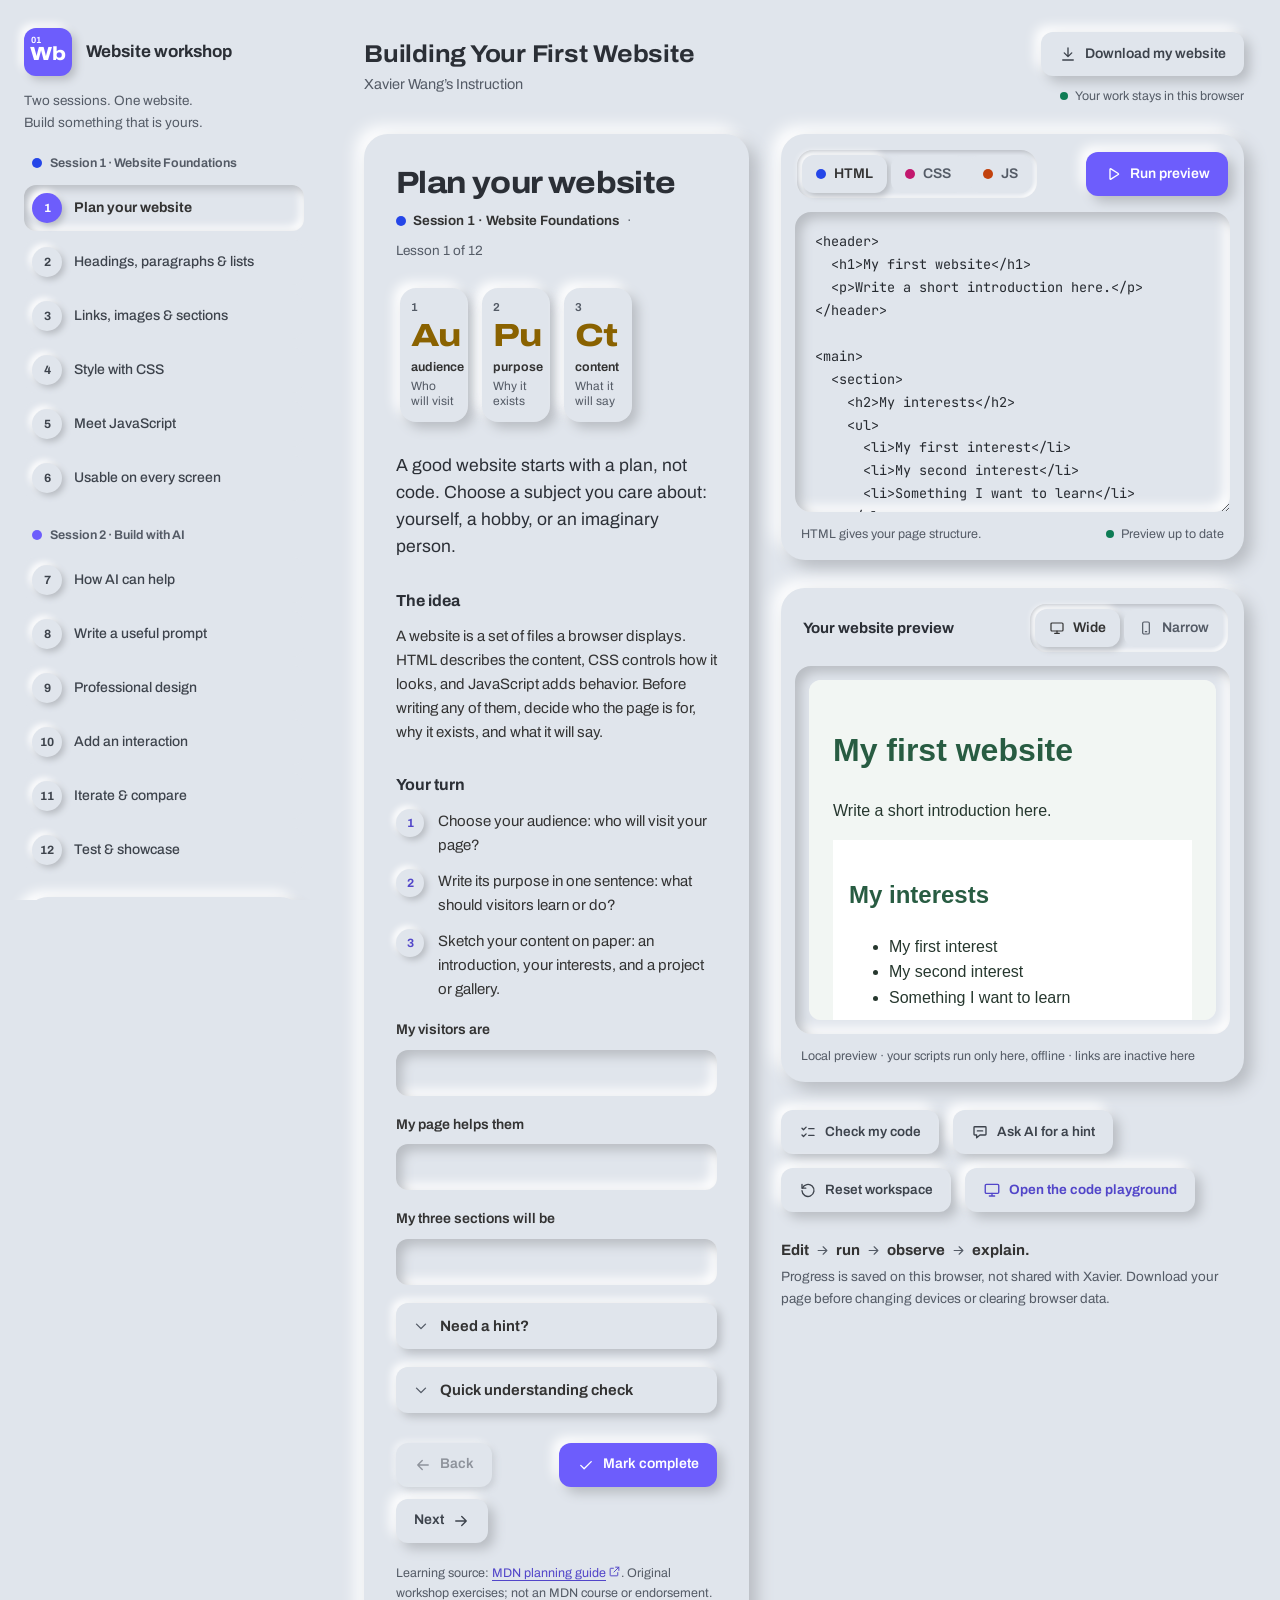
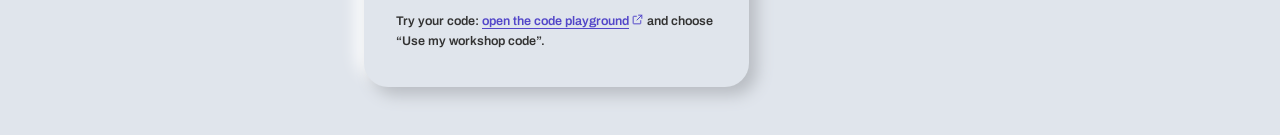
<file: 01-building your first website/index.html>
<!doctype html>
<html lang="en">
<head>
<meta charset="utf-8">
<meta name="viewport" content="width=device-width,initial-scale=1">
<meta name="color-scheme" content="light">
<title>Building Your First Website — Xavier Wang’s Instruction</title>
<link rel="stylesheet" href="style.css">
</head>
<body>
<svg width="0" height="0" style="position:absolute" aria-hidden="true" focusable="false">
  <symbol id="i-arrow-left" viewBox="0 0 24 24"><path d="M19 12H5M11 18l-6-6 6-6"/></symbol>
  <symbol id="i-arrow-right" viewBox="0 0 24 24"><path d="M5 12h14M13 6l6 6-6 6"/></symbol>
  <symbol id="i-download" viewBox="0 0 24 24"><path d="M12 4v11M7 10.5l5 5 5-5M5 20h14"/></symbol>
  <symbol id="i-play" viewBox="0 0 24 24"><path d="M8 5.8v12.4a.8.8 0 0 0 1.2.7l9.8-6.2a.8.8 0 0 0 0-1.4L9.2 5.1A.8.8 0 0 0 8 5.8Z"/></symbol>
  <symbol id="i-external" viewBox="0 0 24 24"><path d="M14 4h6v6M20 4l-9 9M18 14v5a1 1 0 0 1-1 1H5a1 1 0 0 1-1-1V7a1 1 0 0 1 1-1h5"/></symbol>
  <symbol id="i-check" viewBox="0 0 24 24"><path d="M5 12.5l4.5 4.5L19 7.5"/></symbol>
  <symbol id="i-alert" viewBox="0 0 24 24"><circle cx="12" cy="12" r="8.5"/><path d="M12 7.8v5M12 16.2v.01"/></symbol>
  <symbol id="i-scan" viewBox="0 0 24 24"><path d="M4 7l2 2 3.5-3.5M4 16l2 2 3.5-3.5M13 7.5h7M13 16.5h7"/></symbol>
  <symbol id="i-chat" viewBox="0 0 24 24"><path d="M5 5h14a1 1 0 0 1 1 1v9a1 1 0 0 1-1 1h-7l-4.5 3.8V16H5a1 1 0 0 1-1-1V6a1 1 0 0 1 1-1Z"/><path d="M8.5 10.5h7"/></symbol>
  <symbol id="i-reset" viewBox="0 0 24 24"><path d="M4 4.5v5h5"/><path d="M4.6 9.5A8 8 0 1 1 4 13"/></symbol>
  <symbol id="i-book" viewBox="0 0 24 24"><path d="M4 5.5h5.5A2.5 2.5 0 0 1 12 8v11a2 2 0 0 0-2-2H4zM20 5.5h-5.5A2.5 2.5 0 0 0 12 8v11a2 2 0 0 1 2-2h6z"/></symbol>
  <symbol id="i-menu" viewBox="0 0 24 24"><path d="M4 7h16M4 12h16M4 17h16"/></symbol>
  <symbol id="i-close" viewBox="0 0 24 24"><path d="M6 6l12 12M18 6L6 18"/></symbol>
  <symbol id="i-chevron" viewBox="0 0 24 24"><path d="M6 9.5l6 6 6-6"/></symbol>
  <symbol id="i-wide" viewBox="0 0 24 24"><rect x="3" y="4.5" width="18" height="12" rx="1.5"/><path d="M8.5 20h7M12 16.5V20"/></symbol>
  <symbol id="i-narrow" viewBox="0 0 24 24"><rect x="7" y="3" width="10" height="18" rx="2"/><path d="M11 17.5h2"/></symbol>
</svg>
<a class="skip" href="#lesson-title">Skip to lesson</a>
<header class="topbar">
  <div class="brand"><span class="brand-tile" aria-hidden="true"><small>01</small>Wb</span><span class="brand-name">Website workshop</span></div>
  <button class="menu-toggle" id="menu-toggle" aria-expanded="false" aria-controls="sidebar"><svg class="i" aria-hidden="true"><use href="#i-menu"/></svg>Lessons &amp; progress</button>
</header>
<div class="shell">
<aside class="sidebar" id="sidebar">
  <div class="brand"><span class="brand-tile" aria-hidden="true"><small>01</small>Wb</span><span class="brand-name">Website workshop</span></div>
  <p class="tagline">Two sessions. One website.<br>Build something that is yours.</p>
  <nav id="lesson-nav" aria-label="Workshop lessons"></nav>
  <section class="ptable-wrap" aria-labelledby="table-title">
    <div class="ptable-head"><h2 id="table-title">Your table</h2><span id="element-count">0 of 40 elements</span></div>
    <ul class="ptable" id="ptable" aria-label="Your table, by lesson. Use arrow keys to move between elements."></ul>
    <ul class="legend" aria-label="Element families">
      <li><span class="swatch fam-html"></span>HTML structure</li>
      <li><span class="swatch fam-css"></span>CSS style</li>
      <li><span class="swatch fam-js"></span>JavaScript behavior</li>
      <li><span class="swatch fam-ai"></span>AI skills</li>
      <li><span class="swatch fam-plan"></span>Plan &amp; test</li>
    </ul>
    <div class="progress-wrap"><p id="progress-label">0 of 12 lessons complete</p><progress id="progress" class="sr-only" max="12" value="0" aria-labelledby="progress-label"></progress></div>
  </section>
  <div class="sidebar-bottom">
    <button id="facilitator" class="full-width"><svg class="i" aria-hidden="true"><use href="#i-book"/></svg>Xavier’s session notes</button>
    <a href="https://developer.mozilla.org/en-US/docs/Learn_web_development/Getting_started/Your_first_website" target="_blank" rel="noopener">MDN beginner guide<svg class="i" aria-hidden="true"><use href="#i-external"/></svg><span class="sr-only"> (opens in a new tab)</span></a>
    <p>Made for our grades 7–11 workshop. No account needed.</p>
  </div>
</aside>
<main>
  <header class="page-header">
    <div><h1>Building Your First Website</h1><p class="byline">Xavier Wang’s Instruction</p></div>
    <div class="save-area"><button id="download"><svg class="i" aria-hidden="true"><use href="#i-download"/></svg>Download my website</button><span id="save-status" role="status">Your work stays in this browser</span></div>
  </header>
  <nav class="workspace-jumps" aria-label="Workspace shortcuts"><a href="#lesson-title">Lesson</a><a href="#html-tab">Code editor</a><a href="#preview">Preview</a></nav>
  <div class="workspace">
    <section class="lesson" aria-labelledby="lesson-title">
      <h2 id="lesson-title" tabindex="-1"></h2>
      <p class="lesson-meta"><span id="session-label" class="session-chip"></span><span aria-hidden="true">·</span><span id="lesson-count"></span></p>
      <ul class="elements" id="lesson-elements" aria-label="Elements in this lesson"></ul>
      <div id="lesson-body"></div>
      <div id="feedback" class="feedback" role="status"></div>
      <div class="lesson-footer">
        <button id="previous"><svg class="i" aria-hidden="true"><use href="#i-arrow-left"/></svg>Back</button>
        <button id="complete" class="ink"><svg class="i" aria-hidden="true"><use href="#i-check"/></svg><span id="complete-label">Mark complete</span></button>
        <button id="next">Next<svg class="i" aria-hidden="true"><use href="#i-arrow-right"/></svg></button>
      </div>
      <p id="source" class="source"></p>
    </section>
    <section class="studio" aria-label="Website workspace">
      <div class="panel">
        <div class="panel-bar">
          <div class="tabs" role="group" aria-label="Choose code language">
            <button id="html-tab" aria-pressed="true" aria-controls="html-code"><span class="swatch fam-html" aria-hidden="true"></span>HTML</button>
            <button id="css-tab" aria-pressed="false" aria-controls="css-code"><span class="swatch fam-css" aria-hidden="true"></span>CSS</button>
            <button id="js-tab" aria-pressed="false" aria-controls="js-code"><span class="swatch fam-js" aria-hidden="true"></span>JS</button>
          </div>
          <button class="primary" id="run"><svg class="i" aria-hidden="true"><use href="#i-play"/></svg>Run preview</button>
        </div>
        <textarea id="html-code" class="editor fam-html" aria-label="HTML code" spellcheck="false" autocapitalize="off" autocomplete="off"></textarea>
        <textarea id="css-code" class="editor fam-css" aria-label="CSS code" spellcheck="false" autocapitalize="off" autocomplete="off" hidden></textarea>
        <textarea id="js-code" class="editor fam-js" aria-label="JavaScript code" spellcheck="false" autocapitalize="off" autocomplete="off" hidden></textarea>
        <div class="editor-note"><span id="code-note" role="status">HTML gives your page structure.</span><span id="preview-status" aria-live="polite">Preview up to date</span></div>
      </div>
      <div class="panel">
        <div class="panel-bar">
          <h3>Your website preview</h3>
          <div class="tabs" role="group" aria-label="Preview width">
            <button id="wide" aria-pressed="true"><svg class="i" aria-hidden="true"><use href="#i-wide"/></svg>Wide</button>
            <button id="narrow" aria-pressed="false"><svg class="i" aria-hidden="true"><use href="#i-narrow"/></svg>Narrow</button>
          </div>
        </div>
        <div class="preview-well"><iframe id="preview" title="Your website preview" sandbox="allow-scripts"></iframe></div>
        <div class="preview-note">Local preview · your scripts run only here, offline · links are inactive here</div>
      </div>
      <div class="utility tools">
        <button id="check"><svg class="i" aria-hidden="true"><use href="#i-scan"/></svg>Check my code</button>
        <button id="ai-help"><svg class="i" aria-hidden="true"><use href="#i-chat"/></svg>Ask AI for a hint</button>
        <button id="reset"><svg class="i" aria-hidden="true"><use href="#i-reset"/></svg>Reset workspace</button>
        <a class="pg-link" href="../playground/index.html" target="_blank" rel="noopener"><svg class="i" aria-hidden="true"><use href="#i-wide"/></svg>Open the code playground</a>
      </div>
      <ol class="loop" aria-label="Edit, run, observe, explain">
        <li>Edit<svg class="i" aria-hidden="true"><use href="#i-arrow-right"/></svg></li>
        <li>run<svg class="i" aria-hidden="true"><use href="#i-arrow-right"/></svg></li>
        <li>observe<svg class="i" aria-hidden="true"><use href="#i-arrow-right"/></svg></li>
        <li>explain.</li>
      </ol>
      <p class="resources">Progress is saved on this browser, not shared with Xavier. Download your page before changing devices or clearing browser data.</p>
    </section>
  </div>
</main>
</div>
<dialog id="help-dialog" aria-labelledby="dialog-title"><div class="dialog-head"><h2 id="dialog-title"></h2><button id="close-dialog" aria-label="Close dialog"><svg class="i" aria-hidden="true"><use href="#i-close"/></svg>Close</button></div><div id="dialog-body"></div></dialog>
<script>
const base='https://developer.mozilla.org/en-US/docs/Learn_web_development/Getting_started/Your_first_website';
const originalHTML=`<header>
  <h1>My first website</h1>
  <p>Write a short introduction here.</p>
</header>

<main>
  <section>
    <h2>My interests</h2>
    <ul>
      <li>My first interest</li>
      <li>My second interest</li>
      <li>Something I want to learn</li>
    </ul>
  </section>

  <!-- Add your project section here. -->
</main>`;
const originalCSS=`body {
  font-family: Arial, sans-serif;
  line-height: 1.6;
  color: #26372e;
  background-color: #f2f6f3;
  max-width: 720px;
  margin: 0 auto;
  padding: 24px;
}

h1, h2 {
  color: #285c42;
}

section {
  background-color: white;
  padding: 16px;
  margin-bottom: 16px;
}

a {
  color: #205a83;
}`;
const originalJS=`// JavaScript adds behavior to your page.
// You will start here in Session 1, lesson 5.
`;

// Session 1: Website Foundations. Session 2: Build with AI.
const sessions={1:{name:'Website Foundations',fam:'html'},2:{name:'Build with AI',fam:'ai'}};
const lessons=[
{title:'Plan your website',session:1,tab:'html',source:'What_will_your_website_look_like',
 intro:'A good website starts with a plan, not code. Choose a subject you care about: yourself, a hobby, or an imaginary person.',
 learn:'A website is a set of files a browser displays. HTML describes the content, CSS controls how it looks, and JavaScript adds behavior. Before writing any of them, decide who the page is for, why it exists, and what it will say.',
 tasks:['Choose your audience: who will visit your page?','Write its purpose in one sentence: what should visitors learn or do?','Sketch your content on paper: an introduction, your interests, and a project or gallery.'],
 hint:'“A page about drawing, for friends who want to try it” is enough. Use a nickname or fictional name. You do not need a photo of yourself, your school name, or contact details.',
 fields:[['audience','My visitors are'],['purpose','My page helps them'],['content','My three sections will be']],
 question:'Which language describes headings and paragraphs?',options:['HTML','CSS','JavaScript'],answer:0,
 explain:'HTML describes content and structure. CSS changes how it looks, and JavaScript adds behavior.'},
{title:'Headings, paragraphs & lists',session:1,tab:'html',source:'Creating_the_content',
 intro:'The words between the tags are yours. Start with a heading, an introduction, and a list.',
 learn:'An element usually has an opening tag, content, and a closing tag. In <h1>Hello!</h1>, h1 marks the main heading. Use one h1 for the page title, h2 for section headings, p for paragraphs, and a ul with one li for each list item. Headings describe structure, not just text size.',
 snippet:'<h1>A page about drawing</h1>\n<p>I enjoy turning everyday things into sketches.</p>\n<ul>\n  <li>Pencil portraits</li>\n  <li>Comic strips</li>\n</ul>',
 tasks:['Replace “My first website” with your own title.','Rewrite the introduction in two sentences. Keep the opening and closing tags.','Replace the three list items, press Run preview, and point to the code behind each change.'],
 hint:'Keep the angle brackets and the slash in </h1>. The editor holds the visible body of your page; the download adds <!doctype html>, head, title, and body around it.',
 question:'Which element belongs directly inside a ul list?',options:['li','p'],answer:0,
 explain:'Each li is one list item. Put headings and paragraphs outside the list.'},
{title:'Links, images & sections',session:1,tab:'html',source:'Creating_the_content',
 intro:'Group related content into sections, then add a link and an image that help your visitor.',
 learn:'A section groups one topic and starts with an h2. An anchor, a, creates a link: its href holds the destination. An img shows a picture: src holds the image address and alt describes it for people who cannot see it. img has no closing tag.',
 snippet:'<section>\n  <h2>My project</h2>\n  <p>A gallery of my favorite sketches.</p>\n  <img src="https://picsum.photos/400/240" alt="A sample landscape photo">\n  <a href="https://developer.mozilla.org/">Explore MDN web guides</a>\n</section>',
 tasks:['Before </main>, add a section with an h2 and a paragraph about a project or goal.','Add one image with an alt description that says what it shows.','Add one link with descriptive words instead of “click here.”'],
 hint:'Only use images you have permission to use; picsum.photos gives free sample photos for practice. Links are inactive in the preview so you do not lose your work. Test them in your downloaded page.',
 question:'What is an image’s alt text for?',options:['Describing it for people who cannot see it','Making it load faster'],answer:0,
 explain:'alt describes the image for screen readers, and it appears if the image cannot load.'},
{title:'Style with CSS',session:1,tab:'css',source:'Styling_the_content',
 intro:'Your HTML stays the same. A separate stylesheet changes how the page looks.',
 learn:'CSS lives in its own file, style.css, connected to the page by <link rel="stylesheet" href="style.css"> in the head. A rule selects elements, then sets properties: in h1 { color: navy; }, h1 is the selector, color is the property, and navy is the value. Padding adds room inside a box; margin adds space outside it.',
 snippet:'body {\n  font-family: Georgia, serif;\n  background-color: #edf4fa;\n}\n\nh1, h2 {\n  color: navy;\n}\n\nsection {\n  padding: 24px;\n  margin-bottom: 20px;\n}',
 tasks:['Open the CSS tab. Change the heading color and the body background-color.','Choose a font-family that suits your subject.','Change section padding and margin-bottom, run the preview, and explain what moved.'],
 hint:'Change existing values instead of pasting everything. Spacing needs units, such as px. Download my website saves your CSS as style.css and links it from your page, just like a real website.',
 question:'In color: navy;, which part is the property?',options:['navy','color'],answer:1,
 explain:'color is the property. navy is the value assigned to it.'},
{title:'Meet JavaScript',session:1,tab:'js',source:'Adding_interactivity',
 intro:'HTML is the content, CSS is the look, and JavaScript is the behavior: what happens when someone clicks, types, or scrolls.',
 learn:'JavaScript finds an element, then listens for an event. document.querySelector("h1") finds the first h1. addEventListener("click", …) runs code each time it is clicked. classList.toggle("fun") adds a class when it is missing and removes it when it is there, so your CSS can change the look.',
 snippet:'const title = document.querySelector("h1");\n\ntitle.addEventListener("click", () => {\n  title.classList.toggle("fun");\n});\n\n/* Then add this in the CSS tab: */\n.fun { color: tomato; }',
 tasks:['Open the JS tab and type the three JavaScript lines. Add the .fun rule in the CSS tab.','Run the preview and click your heading. Click it again.','Explain to your buddy which line finds, which line listens, and which line changes.'],
 hint:'JavaScript is case-sensitive: querySelector, not queryselector. If something goes wrong, the note under the editor shows the error and its line. Scripts run only inside the preview, and the preview cannot reach the internet.',
 question:'What does addEventListener do?',options:['Waits for an event, such as a click, then runs code','Changes the color of the page'],answer:0,
 explain:'It connects an event, such as a click, to the code that should run when it happens.'},
{title:'Usable on every screen',session:1,tab:'css',source:'Styling_the_content',
 intro:'A website is ready when people can read it and find their way, on a laptop or a phone.',
 learn:'Readable text needs strong contrast and enough line-height. Clear navigation needs headings and links that say where they lead. max-width stops lines from growing too long, and a @media rule changes styles on small screens. An automated check finds some problems; a person finds the rest.',
 snippet:'body {\n  max-width: 720px;\n  margin: 0 auto;\n  line-height: 1.6;\n}\n\n@media (max-width: 500px) {\n  h1 {\n    font-size: 28px;\n  }\n}',
 tasks:['Switch to Narrow preview. Fix anything that is too wide or hard to read.','Run Check my code and read every result, not just the passes.','Ask your buddy to find one thing that is unclear, then fix it and test again.'],
 hint:'Use Tab to move between links and Enter to open one. A fixed width such as 900px can overflow a phone; max-width lets the page shrink.',
 checks:['I can read the text against its background.','My page fits the narrow preview.','My headings and links say where they lead.','I fixed one problem my buddy found.'],
 question:'Does a passing code check mean the website is finished?',options:['Yes, the computer checks everything','No, people still need to test it'],answer:1,
 explain:'Code checks cover only part of the job. Readability, clarity, and usefulness need human review.'},
{title:'How AI can help',session:2,tab:'html',source:'',
 intro:'AI tools can suggest designs, write code, and explain errors. You stay the designer: you decide what to keep.',
 learn:'An AI assistant predicts a helpful answer from your description. It is good at ideas, examples, and spotting mistakes. It can also be wrong, sound overconfident, or rewrite more than you asked. Use it for design ideas, code examples, and debugging, and always test and understand what it gives you. Use only tools approved for you, and never share personal details.',
 tasks:['List one design, one coding, and one debugging question you could ask an AI.','Open Ask AI for a hint and read the example prompt.','Write one rule for yourself, such as “I only keep code I can explain.”'],
 hint:'Xavier will demonstrate an approved AI tool. This workspace does not connect to AI; nothing you type here is sent anywhere.',
 fields:[['aiRule','My rule for using AI']],
 question:'An AI gives you code that works, but you do not understand it. What should you do?',options:['Paste it and move on','Ask it to explain, then test it and explain it yourself'],answer:1,
 explain:'Only keep code you can explain. Ask follow-up questions until you can.'},
{title:'Write a useful prompt',session:2,tab:'html',source:'',
 intro:'A vague prompt gets a vague answer. Describe your page like a designer briefing a teammate.',
 learn:'A useful prompt names four things: your audience, the style you want, the feature you need, and your constraints, such as “HTML and CSS only” or “change one thing at a time.” Include a small piece of your code, and ask for an explanation, not just an answer.',
 snippet:'My website is about drawing, for classmates who want to try it.\nStyle: friendly and clean, with one bright accent color.\nFeature: make my project section easier to scan.\nConstraints: HTML and CSS only. Change one thing at a time\nand explain each change. Here is my CSS: [paste a small part]',
 tasks:['Write your own prompt with audience, style, feature, and constraints.','Swap prompts with your buddy. Is anything missing or unclear?','Improve your prompt once, then save it in the box below.'],
 hint:'Leave out personal details: no full name, school, address, or photos of yourself. Be specific about what you want and what must not change.',
 fields:[['prompt','My prompt']],
 question:'Which part of a prompt stops the AI from rewriting your whole website?',options:['Constraints','Audience'],answer:0,
 explain:'Constraints set the limits, such as “change one thing at a time.”'},
{title:'Professional design',session:2,tab:'css',source:'Styling_the_content',
 intro:'Professional pages feel calm because they follow a few consistent rules.',
 learn:'Visual hierarchy makes the most important thing the biggest and boldest. A type scale uses a few related sizes, not many random ones. A consistent palette uses one main color, one accent, and readable neutrals, stored as CSS variables. display: flex lays items out in a row that can wrap on small screens.',
 snippet:':root {\n  --main: #1f3a93;\n  --accent: #ff7a00;\n}\n\nh1 { font-size: 40px; color: var(--main); }\nh2 { font-size: 24px; color: var(--main); }\n\nul {\n  display: flex;\n  flex-wrap: wrap;\n  gap: 12px;\n}',
 tasks:['Ask an AI (or Xavier) for one design improvement. Decide if it fits your audience.','Define two color variables and use them instead of repeated color values.','Pick three font sizes, then check your page in Wide and Narrow preview.'],
 hint:'Change one thing, run the preview, and compare. If a suggestion makes text harder to read, undo it.',
 question:'What creates visual hierarchy?',options:['Making every heading the same size','Making the most important content stand out most'],answer:1,
 explain:'Hierarchy guides the eye: size, weight, and color show what matters first.'},
{title:'Add an interaction',session:2,tab:'js',source:'Adding_interactivity',
 intro:'Add one feature that helps your visitor, not just one that moves.',
 learn:'Choose one: expandable project details, a small gallery, or a theme switch. A details element with a summary expands without any JavaScript. A theme switch is a button whose click toggles a class on the body; CSS does the rest. Keep the feature useful, keyboard-friendly, and easy to explain.',
 snippet:'<\!-- HTML -->\n<button id="theme">Switch theme</button>\n\n/* CSS */\n.dark { background: #1c2333; color: white; }\n\n// JavaScript\ndocument.querySelector("#theme")\n  .addEventListener("click", () => {\n    document.body.classList.toggle("dark");\n  });',
 tasks:['Choose one feature: expandable details, a gallery, or a theme switch.','Build it, using your prompt for help, with the HTML, CSS, and JavaScript it needs.','Test it with the mouse and with the keyboard: Tab to it, then press Enter or Space.'],
 hint:'Use a button element for anything people click; it works with the keyboard for free. If nothing happens, read the error note under the editor and check that your id and class names match.',
 question:'Why use a <button> for a theme switch?',options:['It works with the keyboard and screen readers','It is the only element JavaScript can find'],answer:0,
 explain:'Buttons can be reached with Tab and pressed with Enter or Space, and screen readers announce them.'},
{title:'Iterate & compare',session:2,tab:'html',source:'',
 intro:'Improving with AI is a loop: ask, review, change one thing, compare.',
 learn:'Read each AI suggestion before you use it. Ask: does it fit my audience, do I understand it, and does it change only what I asked? Make one focused change, run the preview, and compare it with before. Keep a short log so you can explain what improved and why.',
 tasks:['Ask for one improvement and write the suggestion in your own words.','Apply only the part you understand. Run the preview and compare.','Keep it or undo it, and record why below.'],
 hint:'Before a big change, use Download my website so you can go back. If a suggestion breaks something, undo it and ask the AI to explain the error.',
 fields:[['change','One change I made'],['why','Why I kept or undid it']],
 question:'What is a focused change?',options:['Rewriting the whole page at once','Changing one thing, then testing it'],answer:1,
 explain:'Small changes are easy to test, compare, and undo.'},
{title:'Test & showcase',session:2,tab:'html',source:'',
 intro:'Show what you built and, more importantly, what you learned.',
 learn:'Test your page like a visitor: on a narrow screen, with the keyboard, and with a buddy. Download my website saves three files: my-website.html, style.css, and script.js. Keep them in one folder and open the HTML file to view your site. A downloaded file is not online yet; publishing is a separate step.',
 tasks:['Run Check my code and fix one problem it or your buddy finds.','Download your website and open it to confirm everything works.','Give a short tour: your audience, one AI-assisted improvement, and your interaction.'],
 hint:'Your browser may ask permission to download several files; allow it. Progress in this workspace stays on this browser. Discuss public sharing with Xavier and your family.',
 checks:['My page works in the narrow preview.','My interaction works with the keyboard.','I can explain every line I got from AI.','I downloaded my files and opened them.'],
 fields:[['reflection','One thing I can now explain'],['nextGoal','Next I want to learn']],
 question:'Is your downloaded website already public?',options:['Yes','No'],answer:1,
 explain:'It is a set of local files. Publishing requires a separate hosting step.'}
];

// Periodic Table of the Web: the ideas, elements, and properties each lesson adds to a student's table.
const families={html:'HTML structure',css:'CSS style',js:'JavaScript behavior',ai:'AI skills',plan:'Plan & test'};
const elements=[
 [0,'Au','audience','plan','Who will visit'],
 [0,'Pu','purpose','plan','Why it exists'],
 [0,'Ct','content','plan','What it will say'],
 [1,'H1','<h1>','html','Main heading'],
 [1,'P','<p>','html','Paragraph'],
 [1,'Ul','<ul>','html','Unordered list'],
 [1,'Li','<li>','html','One list item'],
 [2,'Sc','<section>','html','Groups a topic'],
 [2,'A','<a>','html','Creates a link'],
 [2,'Im','<img>','html','Shows an image'],
 [2,'Al','alt','html','Describes an image'],
 [3,'Ln','<link>','html','Connects style.css'],
 [3,'Co','color','css','Text color'],
 [3,'Ff','font-family','css','Sets the typeface'],
 [3,'Pd','padding','css','Room inside a box'],
 [4,'Qs','querySelector','js','Finds an element'],
 [4,'Ev','addEventListener','js','Waits for an event'],
 [4,'Cl','classList','js','Adds or removes a class'],
 [5,'Mw','max-width','css','Limits how wide it grows'],
 [5,'Mq','@media','css','Styles for screen sizes'],
 [5,'Ts','test','plan','A person tries it'],
 [6,'Ds','design help','ai','Ideas for the look'],
 [6,'Cd','code help','ai','Examples to learn from'],
 [6,'Db','debug help','ai','Explains errors'],
 [7,'Pr','prompt','ai','Your request'],
 [7,'St','style','ai','The look you want'],
 [7,'Ft','feature','ai','What it should do'],
 [7,'Cn','constraints','ai','Limits and rules'],
 [8,'Hi','hierarchy','css','What stands out first'],
 [8,'Va','var(--name)','css','Reusable values'],
 [8,'Fx','display: flex','css','Lays items in a row'],
 [9,'Dt','<details>','html','Expands when opened'],
 [9,'Bt','<button>','html','Something to press'],
 [9,'Tg','toggle','js','Switches a class on and off'],
 [10,'It','iterate','ai','Ask, review, change'],
 [10,'Cp','compare','ai','Before and after'],
 [10,'Lg','log','ai','What changed and why'],
 [11,'Ky','keyboard','plan','Tab, Enter, Space'],
 [11,'Sv','save','plan','Your files, downloaded'],
 [11,'Sh','showcase','plan','Explain what improved']
].map(([lesson,sym,name,fam,def],i)=>({n:i+1,lesson,sym,name,fam,def}));
const codeName=e=>e.fam==='html'||e.fam==='css'||e.fam==='js';

const icon=(name,cls='')=>`<svg class="i ${cls}" aria-hidden="true"><use href="#i-${name}"/></svg>`;
const $=id=>document.getElementById(id);
const esc=s=>String(s).replace(/[&<>"']/g,c=>({'&':'&amp;','<':'&lt;','>':'&gt;','"':'&quot;',"'":'&#39;'}[c]));
const key='xavier-first-website-v2',oldKey='xavier-first-website-v1';
const fresh=()=>({html:originalHTML,css:originalCSS,js:originalJS,current:0,done:[],answers:{},notes:{},checks:[]});
let state=fresh(),storageOK=true,tableFocus=0,currentTab='html';
try{
 const saved=JSON.parse(localStorage.getItem(key));
 if(saved&&typeof saved.html==='string'&&typeof saved.css==='string'&&typeof saved.js==='string'&&Number.isInteger(saved.current)&&saved.current>=0&&saved.current<lessons.length&&Array.isArray(saved.done)&&saved.answers&&typeof saved.answers==='object'&&saved.notes&&typeof saved.notes==='object'&&Array.isArray(saved.checks))state=saved;
 else{
  // Keep a student's code from the earlier version of the workshop; lesson progress starts fresh.
  const old=JSON.parse(localStorage.getItem(oldKey));
  if(old&&typeof old.html==='string'&&typeof old.css==='string'){state.html=old.html;state.css=old.css;}
 }
}catch{storageOK=false;}
function save(){try{localStorage.setItem(key,JSON.stringify(state));storageOK=true;$('save-status').textContent='Saved in this browser';$('save-status').dataset.state='ok';}catch{storageOK=false;$('save-status').textContent='Browser saving unavailable — download your work';$('save-status').dataset.state='error';}}

function nav(justFilled=-1){
 $('lesson-nav').innerHTML=[1,2].map(session=>`<p class="group-label"><span class="swatch fam-${sessions[session].fam}" aria-hidden="true"></span>Session ${session} · ${sessions[session].name}</p>`+lessons.map((l,i)=>l.session!==session?'':`<button class="lesson-link ${state.done.includes(i)?'done':''}" data-lesson="${i}" ${i===state.current?'aria-current="step"':''}><span class="step-dot" aria-hidden="true">${i+1}</span><span>${esc(l.title)}${state.done.includes(i)?'<span class="sr-only"> · done</span>':''}</span>${state.done.includes(i)?icon('check','done-mark'):''}</button>`).join('')).join('');
 $('ptable').innerHTML=lessons.map((l,i)=>`<li class="pt-col${i===state.current?' is-current':''}"><span class="pt-group" aria-hidden="true">${i+1}</span><ul class="pt-tiles" aria-label="Lesson ${i+1}">${elements.filter(e=>e.lesson===i).map((e,k)=>`<li class="pt-tile fam-${e.fam}${state.done.includes(i)?' is-filled':''}${justFilled===i?' just-filled':''}" style="--k:${k}" tabindex="${e.n-1===tableFocus?0:-1}" data-tip="${esc(e.name)} · ${esc(e.def)}"><span aria-hidden="true">${esc(e.sym)}</span><span class="sr-only">${esc(e.name)}: ${esc(e.def)}${state.done.includes(i)?', collected':', not collected yet'}</span></li>`).join('')}</ul></li>`).join('');
 $('element-count').textContent=`${elements.filter(e=>state.done.includes(e.lesson)).length} of ${elements.length} elements`;
 $('progress').max=lessons.length;$('progress').value=state.done.length;$('progress-label').textContent=`${state.done.length} of ${lessons.length} lessons complete`;
}
function render(focus=false){
 const l=lessons[state.current];nav();
 const ans=state.answers[state.current],quizClass=ans===undefined?'':ans===l.answer?'is-ok':'is-retry';
 $('session-label').textContent=`Session ${l.session} · ${sessions[l.session].name}`;$('session-label').className=`session-chip fam-${sessions[l.session].fam}`;
 $('lesson-elements').innerHTML=elements.filter(e=>e.lesson===state.current).map((e,k)=>`<li style="--k:${k}" class="tile fam-${e.fam}${state.done.includes(state.current)?' is-collected':''}"><span class="tile-n" aria-hidden="true">${e.n}</span>${icon('check','tile-check')}<span class="tile-sym" aria-hidden="true">${esc(e.sym)}</span>${codeName(e)?`<code class="tile-name">${esc(e.name).replace(/-/g,'-<wbr>').replace(/([a-z])([A-Z])/g,'$1<wbr>$2')}</code>`:`<span class="tile-name">${esc(e.name)}</span>`}<span class="tile-def">${esc(e.def)}</span></li>`).join('');
 $('lesson-count').textContent=`Lesson ${state.current+1} of ${lessons.length}`;$('lesson-title').textContent=l.title;
 $('lesson-body').innerHTML=`<p class="intro">${esc(l.intro)}</p><h3>The idea</h3><p>${esc(l.learn)}</p>${l.snippet?`<pre class="snippet"><code>${esc(l.snippet)}</code></pre>`:''}<h3>Your turn</h3><ol class="task-list">${l.tasks.map(t=>`<li>${esc(t)}</li>`).join('')}</ol>${(l.fields||[]).map(([id,label])=>`<label class="field-label" for="${id}">${esc(label)}</label><input type="text" id="${id}" data-note="${id}" value="${esc(state.notes[id]||'')}" maxlength="500">`).join('')}${l.checks?`<div class="checklist">${l.checks.map((c,i)=>{const k=state.current*10+i;return `<label><input type="checkbox" data-check="${k}" ${state.checks.includes(k)?'checked':''}>${esc(c)}</label>`;}).join('')}</div>`:''}<details><summary>${icon('chevron')}Need a hint?</summary><p class="hint">${esc(l.hint)}</p></details><details ${ans!==undefined?'open':''}><summary>${icon('chevron')}Quick understanding check</summary><p>${esc(l.question)}</p><div class="utility">${l.options.map((o,i)=>`<button data-answer="${i}" aria-pressed="${ans===i}">${esc(o)}</button>`).join('')}</div><p id="quiz-result" role="status" class="hint quiz-result ${quizClass}">${ans===undefined?'':ans===l.answer?'Correct. '+esc(l.explain):'Try again. '+esc(l.explain)}</p></details>`;
 const label=l.source==='Styling_the_content'?'CSS guide':l.source==='Creating_the_content'?'HTML guide':l.source==='Adding_interactivity'?'JavaScript guide':l.source?'planning guide':'beginner guide';
 $('source').innerHTML=`<span>Learning source: <a href="${base+(l.source?'/'+l.source:'')}" target="_blank" rel="noopener">MDN ${label}${icon('external')}<span class="sr-only"> (opens in a new tab)</span></a>. Original workshop exercises; not an MDN course or endorsement.</span><span class="try-it">Try your code: <a href="../playground/index.html" target="_blank" rel="noopener">open the code playground${icon('external')}<span class="sr-only"> (opens in a new tab)</span></a> and choose “Use my workshop code”.</span>`;
 $('previous').disabled=state.current===0;$('next').disabled=state.current===lessons.length-1;syncComplete();$('feedback').textContent='';if(focus)$('lesson-title').focus();
}
function syncComplete(){const done=state.done.includes(state.current);$('complete-label').textContent=done?'Undo completion':'Mark complete';$('complete').classList.toggle('is-done',done);}
const notes={html:'HTML gives your page structure.',css:'CSS changes how your page looks.',js:'JavaScript adds behavior to your page.'};
function switchCode(type){currentTab=type;for(const t of ['html','css','js']){$(t+'-code').hidden=t!==type;$(t+'-tab').setAttribute('aria-pressed',String(t===type));}$('code-note').textContent=notes[type];$('code-note').classList.remove('is-error');}

// Builds the student's page. Preview: one self-contained document for the sandboxed iframe.
// Download: my-website.html that links style.css and script.js, like a real website.
function pageParts(preview){
 const doc=new DOMParser().parseFromString(state.html,'text/html');
 // Scripts belong in the JS tab; remove other active or external content from the HTML.
 doc.querySelectorAll('script,iframe,object,embed,base,meta,link,style,form').forEach(el=>el.remove());
 doc.querySelectorAll('*').forEach(el=>{for(const attr of [...el.attributes]){if(/^on/i.test(attr.name)||attr.name==='srcdoc'||(/^(href|src|action|xlink:href)$/i.test(attr.name)&&!/^https?:|^#|^data:image\/(png|jpeg|gif|webp);/i.test(attr.value)))el.removeAttribute(attr.name);}});
 if(preview)doc.querySelectorAll('a').forEach(a=>a.removeAttribute('href'));
 return {body:doc.body.innerHTML,heading:doc.querySelector('h1')?.textContent||'My first website'};
}
const hasJS=()=>state.js.replace(/\/\/.*$/gm,'').replace(/\/\*[\s\S]*?\*\//g,'').trim().length>0;
function previewDocument(){
 const {body,heading}=pageParts(true);
 const css=state.css.replace(/<\/style/gi,'<\\/style'),js=state.js.replace(/<\/script/gi,'<\\/script');
 const head=`<!doctype html>\n<html lang="en">\n<head>\n<meta charset="utf-8">\n<meta name="viewport" content="width=device-width, initial-scale=1">\n<meta http-equiv="Content-Security-Policy" content="default-src 'none'; style-src 'unsafe-inline'; script-src 'unsafe-inline'; img-src data: https:;">\n<title>${esc(heading)}</title>\n<style>\n${css}\n</style>\n<scr${''}ipt>window.onerror=function(m,s,l){parent.postMessage({workshopError:String(m),line:l},'*');};<\/script>\n</head>\n<body>\n${body}\n`;
 const before=head+'<scr'+'ipt>\n';
 return {doc:before+(hasJS()?js:'')+'\n<\/script>\n</body>\n</html>',offset:before.split('\n').length-1};
}
function downloadFiles(){
 const {body,heading}=pageParts(false),js=hasJS();
 const html=`<!doctype html>\n<html lang="en">\n<head>\n<meta charset="utf-8">\n<meta name="viewport" content="width=device-width, initial-scale=1">\n<title>${esc(heading)}</title>\n<link rel="stylesheet" href="style.css">\n</head>\n<body>\n${body}\n${js?'<scr'+'ipt src="script.js"><\/script>\n':''}</body>\n</html>\n`;
 return [['my-website.html',html,'text/html'],['style.css',state.css+'\n','text/css'],...(js?[['script.js',state.js+'\n','text/javascript']]:[])];
}
let jsOffset=0;
function run(){const p=previewDocument();jsOffset=p.offset;$('preview').srcdoc=p.doc;$('preview-status').textContent='Preview up to date';$('preview-status').dataset.state='fresh';if(currentTab==='js'){$('code-note').textContent=notes.js;$('code-note').classList.remove('is-error');}}
window.addEventListener('message',e=>{
 if(e.source!==$('preview').contentWindow||!e.data||typeof e.data.workshopError!=='string')return;
 const line=Number(e.data.line)-jsOffset;
 if(currentTab!=='js')switchCode('js');
 $('code-note').textContent=`JavaScript error${line>0?` on line ${line}`:''}: ${e.data.workshopError.replace(/^Uncaught /,'')}`;$('code-note').classList.add('is-error');
});
function checkCode(){
 const d=new DOMParser().parseFromString(state.html,'text/html');const list=[];
 const record=(ok,yes,no)=>list.push({ok,text:(ok?'Found: ':'Try: ')+(ok?yes:no)});
 record(d.querySelectorAll('h1').length===1&&d.querySelector('h1').textContent.trim()!=='My first website','One personalized main heading.','use one h1 and replace the starter heading.');
 record([...d.querySelectorAll('p')].some(p=>p.textContent.trim().length>15&&!p.textContent.includes('Write a short introduction')),'A paragraph with your own content.','write your introduction inside a p element.');
 record(d.querySelectorAll('ul > li').length>=3&&!/My first interest|My second interest|Something I want to learn/.test(d.body.textContent),'Three personalized list items.','replace the three starter interests inside li elements.');
 record(d.querySelectorAll('section').length>=2&&[...d.querySelectorAll('section')].some(s=>s.querySelector('h2')&&s.querySelector('p')),'An additional section with a heading and paragraph.','add a second section with an h2 and p.');
 record([...d.querySelectorAll('a[href]')].some(a=>/^https?:\/\/\S+$/i.test(a.getAttribute('href'))&&a.textContent.trim().length>3&&!/^click here$/i.test(a.textContent.trim())),'A descriptive web link (test its destination yourself).','add an a element with an https:// address and descriptive text.');
 const imgs=[...d.querySelectorAll('img')];
 record(imgs.length>0&&imgs.every(i=>(i.getAttribute('alt')||'').trim().length>2),'Images with alt descriptions.',imgs.length?'give every img an alt that describes it.':'add an img with src and a meaningful alt.');
 let rules=[];try{const sheet=new CSSStyleSheet();sheet.replaceSync(state.css);rules=[...sheet.cssRules];}catch{}
 record(rules.some(r=>r.style?.length),'CSS rules the browser can read.','check CSS braces, selectors, and declarations.');
 if(hasJS()){let ok=true,msg='';try{new Function(state.js);}catch(err){ok=false;msg=err.message;}record(ok,'JavaScript the browser can read (test what it does yourself).',`fix the JavaScript: ${msg}.`);}
 $('feedback').innerHTML='<strong>Basic code check</strong><ul>'+list.map(r=>`<li class="${r.ok?'found':'try'}">${icon(r.ok?'check':'alert')}<span>${esc(r.text)}</span></li>`).join('')+'</ul><p>This is not a full validator. Check your preview, test with the keyboard, and ask a buddy to review it.</p>';
}
function openDialog(title,html){$('dialog-title').textContent=title;$('dialog-body').innerHTML=html;$('help-dialog').showModal();}
// Your table: one tab stop, arrow keys move between elements (left/right through the table, up/down within a lesson).
$('ptable').addEventListener('keydown',e=>{const tiles=[...$('ptable').querySelectorAll('.pt-tile')],i=tiles.indexOf(document.activeElement);if(i<0)return;let j=i;
 if(e.key==='ArrowRight')j=Math.min(i+1,tiles.length-1);else if(e.key==='ArrowLeft')j=Math.max(i-1,0);
 else if(e.key==='ArrowDown'||e.key==='ArrowUp'){const col=elements.filter(x=>x.lesson===elements[i].lesson),k=col.indexOf(elements[i])+(e.key==='ArrowDown'?1:-1);if(col[k])j=col[k].n-1;}
 else if(e.key==='Home')j=0;else if(e.key==='End')j=tiles.length-1;else return;
 e.preventDefault();tiles[i].tabIndex=-1;tiles[j].tabIndex=0;tableFocus=j;tiles[j].focus();});
const goTo=i=>{state.current=i;save();render(true);switchCode(lessons[i].tab);};
$('lesson-nav').addEventListener('click',e=>{const b=e.target.closest('[data-lesson]');if(b)goTo(Number(b.dataset.lesson));});
$('lesson-body').addEventListener('input',e=>{if(e.target.dataset.note){state.notes[e.target.dataset.note]=e.target.value;save();}});
$('lesson-body').addEventListener('change',e=>{if(e.target.dataset.check!==undefined){const n=Number(e.target.dataset.check);state.checks=state.checks.filter(v=>v!==n);if(e.target.checked)state.checks.push(n);save();}});
$('lesson-body').addEventListener('click',e=>{const b=e.target.closest('[data-answer]');if(!b)return;const l=lessons[state.current],answer=Number(b.dataset.answer);state.answers[state.current]=answer;save();$('quiz-result').textContent=(answer===l.answer?'Correct. ':'Try again. ')+l.explain;$('quiz-result').className='hint quiz-result '+(answer===l.answer?'is-ok':'is-retry');document.querySelectorAll('[data-answer]').forEach(el=>el.setAttribute('aria-pressed',String(Number(el.dataset.answer)===answer)));});
for(const t of ['html','css','js']){$(t+'-code').value=state[t];$(t+'-code').addEventListener('input',e=>{state[t]=e.target.value;save();$('preview-status').textContent='Changes ready to run';$('preview-status').dataset.state='stale';});$(t+'-tab').onclick=()=>switchCode(t);}
$('run').onclick=run;$('check').onclick=checkCode;
$('previous').onclick=()=>{if(state.current>0)goTo(state.current-1);};
$('next').onclick=()=>{if(state.current<lessons.length-1)goTo(state.current+1);};
$('complete').onclick=()=>{const i=state.current,adding=!state.done.includes(i);state.done=adding?[...state.done,i]:state.done.filter(x=>x!==i);save();nav(adding?i:-1);syncComplete();document.querySelectorAll('#lesson-elements .tile').forEach(t=>{t.classList.toggle('just-collected',adding);t.classList.toggle('is-collected',adding);});$('feedback').textContent=state.done.includes(i)?'Marked complete by you. Be ready to explain your work to Xavier.':'Completion removed. Keep practicing.';};
for(const type of ['wide','narrow'])$(type).onclick=()=>{$('preview').classList.toggle('narrow',type==='narrow');$('wide').setAttribute('aria-pressed',String(type==='wide'));$('narrow').setAttribute('aria-pressed',String(type==='narrow'));};
$('download').onclick=()=>{downloadFiles().forEach(([name,text,type],i)=>setTimeout(()=>{const url=URL.createObjectURL(new Blob([text],{type}));const a=document.createElement('a');a.href=url;a.download=name;document.body.appendChild(a);a.click();a.remove();setTimeout(()=>URL.revokeObjectURL(url),1500);},i*400));$('save-status').textContent='Downloading my-website.html, style.css'+(hasJS()?', and script.js':'');};
$('reset').onclick=()=>{if(!confirm('Reset all your code, lesson notes, and progress in this browser? Download your website first if you want to keep it.'))return;state=fresh();for(const t of ['html','css','js'])$(t+'-code').value=state[t];switchCode('html');save();render();run();};
$('ai-help').onclick=()=>{const n=state.notes;openDialog('Ask for a hint, not a whole website',`<p>No AI account is needed here. Xavier can demonstrate with this prompt, or you can use a tool approved for you.</p><label class="field-label" for="ai-prompt">Select and copy this prompt</label><textarea class="reflection" id="ai-prompt" readonly rows="9">I am learning HTML, CSS, and JavaScript. My current lesson is “${esc(lessons[state.current].title)}”.
Audience: ${esc(n.audience||'[who visits my page]')}
Style: [the look I want]
Feature: [what I want to improve or add]
Constraints: change one thing at a time and explain each change. Do not rewrite my whole website.
I expected [what I wanted], but I see [the problem]. Here is a small piece of my code: [paste code without personal details].
Give me one hint first, explain why it helps, and ask me to predict the result.</textarea><ol><li>Describe the problem in your own words.</li><li>Predict what the suggestion will change.</li><li>Test it, then explain the result.</li></ol><p class="subtle">This is a prompt helper, not a connected AI chat. Nothing is sent to an AI service by this website.</p>`);};
$('facilitator').onclick=()=>openDialog('Xavier’s session notes',`<p><strong>10 students · grades 7–11 · two sessions.</strong> Each student owns their page. Use five buddy pairs for checks, with helpers explaining rather than taking over.</p><h3>Session 1 · Website Foundations</h3><p>Plan audience, purpose, and content → headings, paragraphs, and lists → links, images, and sections → CSS in a separate stylesheet → JavaScript’s role → usability on every screen. Outcome: a working page each student can explain and edit.</p><h3>Session 2 · Build with AI</h3><p>How AI helps with design, code, and debugging → writing useful prompts → professional design → one useful interaction → focused iteration → testing and showcase. Outcome: a more polished, interactive page and a repeatable process for improving it with AI.</p><h3>Before class</h3><ul><li>Open this tool on every laptop. Test typing, Run preview, the JS tab, download, and reopening the downloaded files.</li><li>Choose and test the AI tool students may use. This workspace has no AI connection.</li><li>Rehearse one change at a time. Keep demonstrations short and let students build.</li><li>Let students use a nickname, hobby, or fictional profile. No personal photo is required.</li></ul><h3>Check understanding</h3><p>Ask each student to change a heading, explain a CSS rule, explain one line of JavaScript, and show one AI-assisted improvement they understand. Completion marks are self-reported, not test scores. This local tool has no teacher dashboard.</p><h3>If someone finishes early</h3><p>Add a second interaction, a small gallery, or an internal link using an id. Public publishing is outside these two sessions.</p><h3>About the learning source</h3><p>Original exercises organized around <a href="${base}" target="_blank" rel="noopener">MDN’s beginner website guide</a>. Instructional copy is a draft for Xavier to review before teaching.</p>`);
$('close-dialog').onclick=()=>$('help-dialog').close();
$('menu-toggle').onclick=()=>{const opened=$('sidebar').classList.toggle('open');$('menu-toggle').setAttribute('aria-expanded',String(opened));};
render();switchCode(lessons[state.current].tab);run();if(!storageOK){$('save-status').textContent='Browser saving unavailable — download your work';$('save-status').dataset.state='error';}
</script>
</body>
</html>
</file>
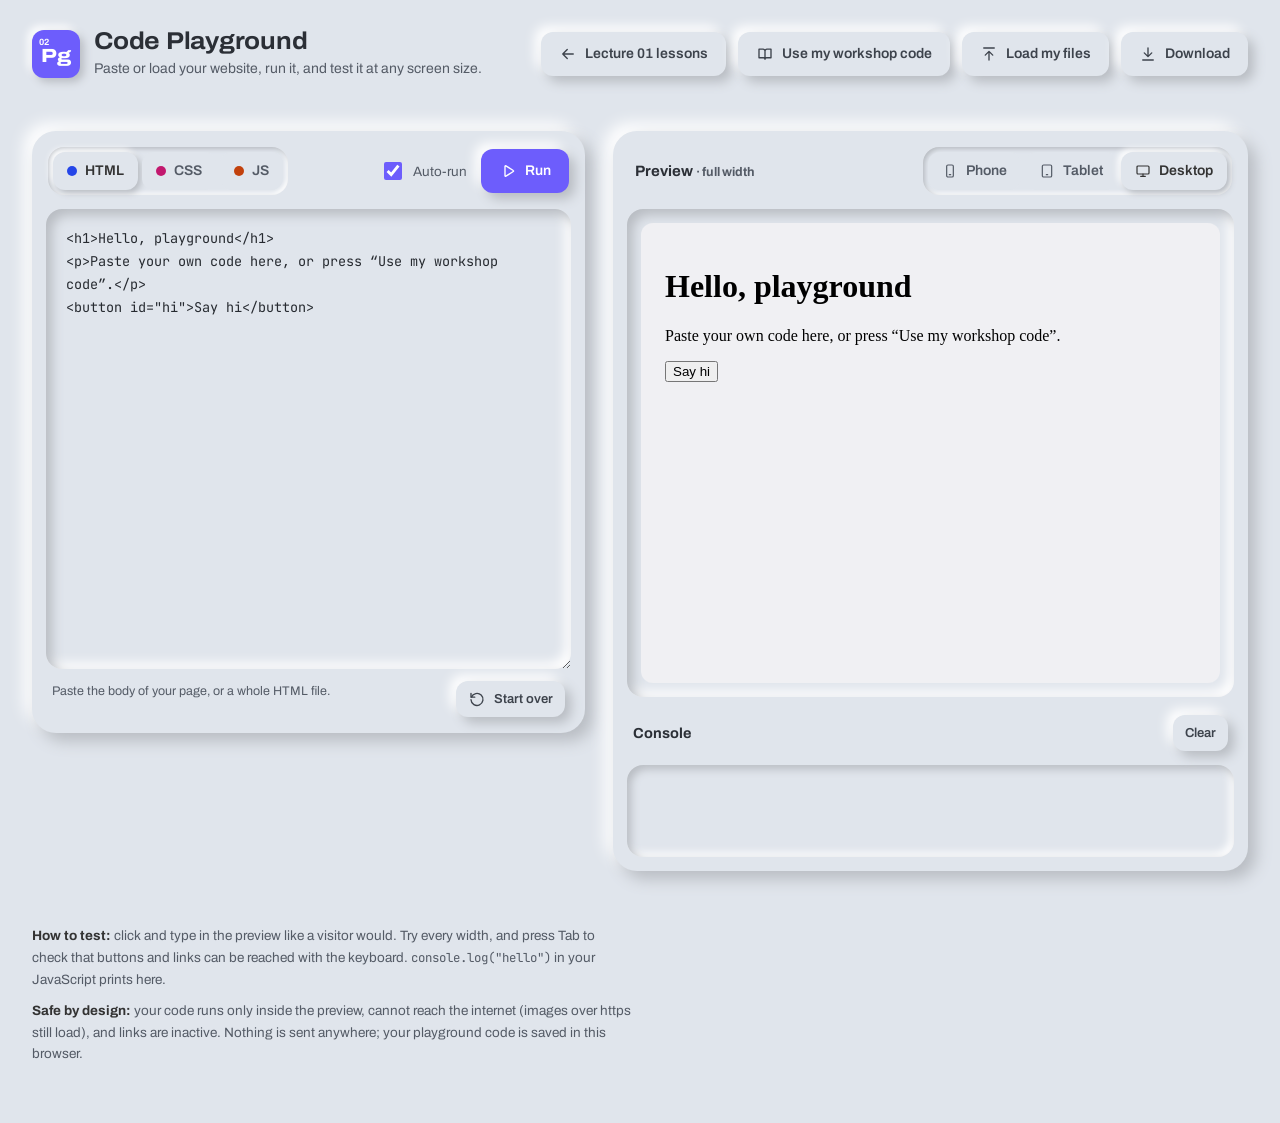
<file: playground/index.html>
<!doctype html>
<html lang="en">
<head>
<meta charset="utf-8">
<meta name="viewport" content="width=device-width,initial-scale=1">
<meta name="color-scheme" content="light">
<title>Code Playground — DigitalFuture Learning</title>
<!-- Shares the course stylesheet and fonts with the lectures -->
<link rel="stylesheet" href="../01-building%20your%20first%20website/style.css">
<style>
  /* Playground layout; every surface and control reuses the workshop's Soft UI tokens */
  .pg { max-width: 1640px; margin: 0 auto; padding: 28px 32px 48px; }
  .pg-header { display: flex; justify-content: space-between; align-items: center; gap: 20px; flex-wrap: wrap; margin-bottom: 26px; }
  .pg-title { display: flex; align-items: center; gap: 14px; }
  .pg-title h1 { margin: 0; }
  .pg-title p { margin: 2px 0 0; color: var(--ink-2); font-size: 14px; }
  .pg-actions { display: flex; gap: 12px; flex-wrap: wrap; }
  .pg-actions a.button {
    display: inline-flex; align-items: center; gap: 8px; min-height: 44px; padding: 10px 18px;
    border-radius: var(--r-md); background: var(--bg); box-shadow: var(--out-md);
    color: #3d434c; font-size: 14px; font-weight: 600; text-decoration: none;
    transition: box-shadow var(--soft);
  }
  .pg-actions a.button:hover { box-shadow: var(--out-xs); }
  .pg-actions a.button:active { box-shadow: var(--in-sm); }
  .pg-grid { display: grid; grid-template-columns: minmax(360px, 1fr) minmax(420px, 1.15fr); gap: 28px; align-items: start; }
  .pg .editor { height: 460px; }
  .pg-run { display: flex; align-items: center; gap: 14px; flex-wrap: wrap; }
  .pg-auto { display: inline-flex; align-items: center; gap: 8px; font-size: 13.5px; color: var(--ink-2); }
  .pg-auto input { width: 18px; height: 18px; accent-color: var(--accent); }
  .pg .preview-well { display: flex; justify-content: center; }
  .pg iframe { height: 460px; }
  .pg iframe.w-phone { width: 375px; max-width: 100%; }
  .pg iframe.w-tablet { width: 768px; max-width: 100%; }
  .pg-size { font-size: 12.5px; color: var(--ink-2); font-variant-numeric: tabular-nums; }
  .console {
    margin-top: 14px; padding: 12px 16px; min-height: 92px; max-height: 200px; overflow: auto;
    border-radius: var(--r-lg); background: var(--bg); box-shadow: var(--in-sm);
    font: 12.5px/1.6 var(--mono); font-variant-ligatures: none;
  }
  .console-head { display: flex; justify-content: space-between; align-items: center; margin: 18px 6px 0; }
  .pg-h { margin: 0 0 0 6px; font-size: 15px; font-weight: 700; white-space: nowrap; }
  .console-head .pg-h { margin: 0; font-size: 14.5px; }
  .console-head button { min-height: 36px; padding: 6px 12px; font-size: 13px; }
  .console p { margin: 2px 0; white-space: pre-wrap; overflow-wrap: anywhere; }
  .console .log-error { color: #a3125c; font-weight: 650; }
  .console .log-warn { color: var(--warn); }
  .console .log-info { color: var(--ink-2); }
  .pg-tips { margin-top: 26px; max-width: 75ch; color: var(--ink-2); font-size: 13.5px; }
  .pg-tips strong { color: var(--ink); }
  .pg-status { font-size: 12.5px; color: var(--ink-2); min-height: 1.2em; }
  @media (max-width: 1100px) { .pg-grid { grid-template-columns: 1fr; } }
  @media (max-width: 800px) {
    .pg { padding: 20px 16px 36px; }
    .pg .editor { height: 300px; }
    .pg iframe { height: 420px; }
  }
</style>
</head>
<body>
<svg width="0" height="0" style="position:absolute" aria-hidden="true" focusable="false">
  <symbol id="i-arrow-left" viewBox="0 0 24 24"><path d="M19 12H5M11 18l-6-6 6-6"/></symbol>
  <symbol id="i-download" viewBox="0 0 24 24"><path d="M12 4v11M7 10.5l5 5 5-5M5 20h14"/></symbol>
  <symbol id="i-upload" viewBox="0 0 24 24"><path d="M12 20V9M7 13.5l5-5 5 5M5 4h14"/></symbol>
  <symbol id="i-play" viewBox="0 0 24 24"><path d="M8 5.8v12.4a.8.8 0 0 0 1.2.7l9.8-6.2a.8.8 0 0 0 0-1.4L9.2 5.1A.8.8 0 0 0 8 5.8Z"/></symbol>
  <symbol id="i-import" viewBox="0 0 24 24"><path d="M4 5.5h5.5A2.5 2.5 0 0 1 12 8v11a2 2 0 0 0-2-2H4zM20 5.5h-5.5A2.5 2.5 0 0 0 12 8v11a2 2 0 0 1 2-2h6z"/></symbol>
  <symbol id="i-reset" viewBox="0 0 24 24"><path d="M4 4.5v5h5"/><path d="M4.6 9.5A8 8 0 1 1 4 13"/></symbol>
  <symbol id="i-wide" viewBox="0 0 24 24"><rect x="3" y="4.5" width="18" height="12" rx="1.5"/><path d="M8.5 20h7M12 16.5V20"/></symbol>
  <symbol id="i-tablet" viewBox="0 0 24 24"><rect x="5" y="3" width="14" height="18" rx="2"/><path d="M11 17.5h2"/></symbol>
  <symbol id="i-narrow" viewBox="0 0 24 24"><rect x="7" y="3" width="10" height="18" rx="2"/><path d="M11 17.5h2"/></symbol>
</svg>
<a class="skip" href="#html-code">Skip to code</a>
<div class="pg">
  <header class="pg-header">
    <div class="pg-title">
      <span class="brand-tile" aria-hidden="true"><small>02</small>Pg</span>
      <div><h1>Code Playground</h1><p>Paste or load your website, run it, and test it at any screen size.</p></div>
    </div>
    <div class="pg-actions">
      <a class="button" href="../01-building%20your%20first%20website/index.html"><svg class="i" aria-hidden="true"><use href="#i-arrow-left"/></svg>Lecture 01 lessons</a>
      <button id="import"><svg class="i" aria-hidden="true"><use href="#i-import"/></svg>Use my workshop code</button>
      <button id="load"><svg class="i" aria-hidden="true"><use href="#i-upload"/></svg>Load my files</button>
      <input type="file" id="file" accept=".html,.htm,.css,.js,text/html,text/css,text/javascript" multiple hidden>
      <button id="download"><svg class="i" aria-hidden="true"><use href="#i-download"/></svg>Download</button>
    </div>
  </header>
  <p id="status" class="pg-status" role="status"></p>

  <div class="pg-grid">
    <section class="panel" aria-label="Your code">
      <div class="panel-bar">
        <div class="tabs" role="group" aria-label="Choose code language">
          <button id="html-tab" aria-pressed="true" aria-controls="html-code"><span class="swatch fam-html" aria-hidden="true"></span>HTML</button>
          <button id="css-tab" aria-pressed="false" aria-controls="css-code"><span class="swatch fam-css" aria-hidden="true"></span>CSS</button>
          <button id="js-tab" aria-pressed="false" aria-controls="js-code"><span class="swatch fam-js" aria-hidden="true"></span>JS</button>
        </div>
        <div class="pg-run">
          <label class="pg-auto"><input type="checkbox" id="auto" checked>Auto-run</label>
          <button class="primary" id="run"><svg class="i" aria-hidden="true"><use href="#i-play"/></svg>Run</button>
        </div>
      </div>
      <textarea id="html-code" class="editor fam-html" aria-label="HTML code" spellcheck="false" autocapitalize="off" autocomplete="off"></textarea>
      <textarea id="css-code" class="editor fam-css" aria-label="CSS code" spellcheck="false" autocapitalize="off" autocomplete="off" hidden></textarea>
      <textarea id="js-code" class="editor fam-js" aria-label="JavaScript code" spellcheck="false" autocapitalize="off" autocomplete="off" hidden></textarea>
      <div class="editor-note"><span id="code-note">Paste the body of your page, or a whole HTML file.</span><button id="clear" style="min-height:36px;padding:6px 12px;font-size:13px"><svg class="i" aria-hidden="true"><use href="#i-reset"/></svg>Start over</button></div>
    </section>

    <section class="panel" aria-label="Preview">
      <div class="panel-bar">
        <h2 class="pg-h">Preview <span class="pg-size" id="size"></span></h2>
        <div class="tabs" role="group" aria-label="Preview width">
          <button id="w-phone" aria-pressed="false"><svg class="i" aria-hidden="true"><use href="#i-narrow"/></svg>Phone</button>
          <button id="w-tablet" aria-pressed="false"><svg class="i" aria-hidden="true"><use href="#i-tablet"/></svg>Tablet</button>
          <button id="w-desktop" aria-pressed="true"><svg class="i" aria-hidden="true"><use href="#i-wide"/></svg>Desktop</button>
        </div>
      </div>
      <div class="preview-well"><iframe id="preview" title="Preview of your website" sandbox="allow-scripts"></iframe></div>
      <div class="console-head"><h2 id="console-title" class="pg-h">Console</h2><button id="clear-console">Clear</button></div>
      <div class="console" id="console" role="log" aria-labelledby="console-title" aria-live="polite"></div>
    </section>
  </div>

  <div class="pg-tips">
    <p><strong>How to test:</strong> click and type in the preview like a visitor would. Try every width, and press Tab to check that buttons and links can be reached with the keyboard. <code>console.log("hello")</code> in your JavaScript prints here.</p>
    <p><strong>Safe by design:</strong> your code runs only inside the preview, cannot reach the internet (images over https still load), and links are inactive. Nothing is sent anywhere; your playground code is saved in this browser.</p>
  </div>
</div>

<script>
const $=id=>document.getElementById(id);
const esc=s=>String(s).replace(/[&<>"']/g,c=>({'&':'&amp;','<':'&lt;','>':'&gt;','"':'&quot;',"'":'&#39;'}[c]));
const key='xavier-playground-v1',workshopKey='xavier-first-website-v2';
const starter={html:`<h1>Hello, playground</h1>
<p>Paste your own code here, or press “Use my workshop code”.</p>
<button id="hi">Say hi</button>`,css:`body {
  font-family: Georgia, serif;
  max-width: 720px;
  margin: 0 auto;
  padding: 24px;
}`,js:`document.querySelector("#hi").addEventListener("click", () => {
  console.log("Hi! Your JavaScript is running.");
});`};
let code={...starter},tab='html',width='desktop',timer=0,jsOffset=0;
try{const s=JSON.parse(localStorage.getItem(key));if(s&&['html','css','js'].every(k=>typeof s[k]==='string'))code=s;}catch{}
const save=()=>{try{localStorage.setItem(key,JSON.stringify(code));}catch{}};
const status=t=>{$('status').textContent=t;};
const notes={html:'Paste the body of your page, or a whole HTML file.',css:'Paste the contents of style.css.',js:'Paste the contents of script.js.'};

function switchTab(t){tab=t;for(const k of ['html','css','js']){$(k+'-code').hidden=k!==t;$(k+'-tab').setAttribute('aria-pressed',String(k===t));}$('code-note').textContent=notes[t];}

// A whole HTML file is split up: its <style> goes to CSS, inline <script> to JS, the body to HTML.
function absorbHTML(text){
  if(!/<(html|body|head)[\s>]/i.test(text))return text;
  const d=new DOMParser().parseFromString(text,'text/html');
  const styles=[...d.querySelectorAll('style')].map(s=>s.textContent.trim()).filter(Boolean);
  const scripts=[...d.querySelectorAll('script:not([src])')].map(s=>s.textContent.trim()).filter(Boolean);
  if(styles.length)code.css=styles.join('\n\n');
  if(scripts.length)code.js=scripts.join('\n\n');
  d.body.querySelectorAll('script,style').forEach(e=>e.remove());
  return d.body.innerHTML.trim();
}

function buildPreview(){
  const d=new DOMParser().parseFromString(code.html,'text/html');
  d.querySelectorAll('script,iframe,object,embed,base,meta,link,style,form').forEach(e=>e.remove());
  d.querySelectorAll('*').forEach(el=>{for(const a of [...el.attributes]){if(/^on/i.test(a.name)||a.name==='srcdoc'||(/^(href|src|action|xlink:href)$/i.test(a.name)&&!/^https?:|^#|^data:image\/(png|jpeg|gif|webp);/i.test(a.value)))el.removeAttribute(a.name);}});
  d.querySelectorAll('a').forEach(a=>a.removeAttribute('href'));
  const css=code.css.replace(/<\/style/gi,'<\\/style'),js=code.js.replace(/<\/script/gi,'<\\/script');
  const bridge=`(function(){var send=function(level,args){try{parent.postMessage({pg:true,level:level,text:Array.prototype.map.call(args,function(a){if(typeof a==='string')return a;try{return JSON.stringify(a);}catch(e){return String(a);}}).join(' ')},'*');}catch(e){}};['log','info','warn','error'].forEach(function(k){var o=console[k];console[k]=function(){send(k,arguments);o&&o.apply(console,arguments);};});window.onerror=function(m,s,l){parent.postMessage({pg:true,level:'error',text:String(m).replace(/^Uncaught /,''),line:l},'*');};})();`;
  const head=`<!doctype html>\n<html lang="en">\n<head>\n<meta charset="utf-8">\n<meta name="viewport" content="width=device-width, initial-scale=1">\n<meta http-equiv="Content-Security-Policy" content="default-src 'none'; style-src 'unsafe-inline'; script-src 'unsafe-inline'; img-src data: https:;">\n<style>\n${css}\n</style>\n<scr${''}ipt>${bridge}<\/script>\n</head>\n<body>\n${d.body.innerHTML}\n`;
  const before=head+'<scr'+'ipt>\n';
  jsOffset=before.split('\n').length-1;
  return before+js+'\n<\/script>\n</body>\n</html>';
}
function run(){$('console').innerHTML='';$('preview').srcdoc=buildPreview();status('');}
function logLine(level,text){const p=document.createElement('p');p.className='log-'+level;p.textContent=(level==='error'?'Error: ':level==='warn'?'Warning: ':'')+text;$('console').appendChild(p);$('console').scrollTop=$('console').scrollHeight;}
window.addEventListener('message',e=>{
  if(e.source!==$('preview').contentWindow||!e.data||!e.data.pg)return;
  const line=e.data.line?Number(e.data.line)-jsOffset:0;
  logLine(e.data.level==='log'?'log':e.data.level,e.data.text+(line>0?` (script line ${line})`:''));
});

function setWidth(w){width=w;$('preview').className=w==='desktop'?'':'w-'+w;for(const k of ['phone','tablet','desktop'])$('w-'+k).setAttribute('aria-pressed',String(k===w));$('size').textContent=w==='phone'?'· 375px':w==='tablet'?'· 768px':'· full width';}

for(const t of ['html','css','js']){
  $(t+'-code').value=code[t];
  $(t+'-tab').onclick=()=>switchTab(t);
  $(t+'-code').addEventListener('input',e=>{code[t]=e.target.value;save();if($('auto').checked){clearTimeout(timer);timer=setTimeout(run,600);}});
}
// Pasting a full HTML file into the HTML tab sorts it into the three tabs.
$('html-code').addEventListener('paste',e=>{const text=e.clipboardData.getData('text');if(!/<(html|body|head)[\s>]/i.test(text))return;e.preventDefault();code.html=absorbHTML(text);for(const t of ['html','css','js'])$(t+'-code').value=code[t];save();run();status('Whole HTML file pasted: styles moved to CSS and scripts to JS.');});
$('run').onclick=run;
for(const w of ['phone','tablet','desktop'])$('w-'+w).onclick=()=>setWidth(w);
$('clear-console').onclick=()=>{$('console').innerHTML='';};
$('import').onclick=()=>{
  let s=null;try{s=JSON.parse(localStorage.getItem(workshopKey));}catch{}
  if(!s||typeof s.html!=='string'){status('No workshop code found in this browser yet. Open the workshop and write some code first.');return;}
  if(!confirm('Replace the playground code with your workshop code?'))return;
  code={html:s.html,css:s.css||'',js:s.js||''};for(const t of ['html','css','js'])$(t+'-code').value=code[t];save();switchTab('html');run();status('Loaded your code from the workshop.');
};
$('load').onclick=()=>$('file').click();
$('file').addEventListener('change',async e=>{
  const files=[...e.target.files];if(!files.length)return;const got=[];
  for(const f of files){const text=await f.text();const n=f.name.toLowerCase();
    if(n.endsWith('.css')){code.css=text;got.push(f.name);}
    else if(n.endsWith('.js')){code.js=text;got.push(f.name);}
    else if(/\.html?$/.test(n)){code.html=absorbHTML(text);got.push(f.name);}}
  for(const t of ['html','css','js'])$(t+'-code').value=code[t];save();run();e.target.value='';
  status(got.length?`Loaded ${got.join(', ')}. Tip: choose your .html, .css, and .js files together.`:'Choose .html, .css, or .js files.');
});
$('download').onclick=()=>{
  const d=new DOMParser().parseFromString(code.html,'text/html');d.querySelectorAll('script').forEach(s=>s.remove());
  const title=d.querySelector('h1')?.textContent||'My website';const hasJS=code.js.replace(/\/\/.*$/gm,'').trim().length>0;
  const html=`<!doctype html>\n<html lang="en">\n<head>\n<meta charset="utf-8">\n<meta name="viewport" content="width=device-width, initial-scale=1">\n<title>${esc(title)}</title>\n<link rel="stylesheet" href="style.css">\n</head>\n<body>\n${d.body.innerHTML}\n${hasJS?'<scr'+'ipt src="script.js"><\/script>\n':''}</body>\n</html>\n`;
  const files=[['my-website.html',html,'text/html'],['style.css',code.css+'\n','text/css'],...(hasJS?[['script.js',code.js+'\n','text/javascript']]:[])];
  files.forEach(([name,text,type],i)=>setTimeout(()=>{const url=URL.createObjectURL(new Blob([text],{type}));const a=document.createElement('a');a.href=url;a.download=name;document.body.appendChild(a);a.click();a.remove();setTimeout(()=>URL.revokeObjectURL(url),1500);},i*400));
  status('Downloading '+files.map(f=>f[0]).join(', ')+'. Keep them in one folder.');
};
$('clear').onclick=()=>{if(!confirm('Clear the playground and start over? Your workshop code is not affected.'))return;code={...starter};for(const t of ['html','css','js'])$(t+'-code').value=code[t];save();switchTab('html');run();};
setWidth('desktop');run();
</script>
</body>
</html>
</file>
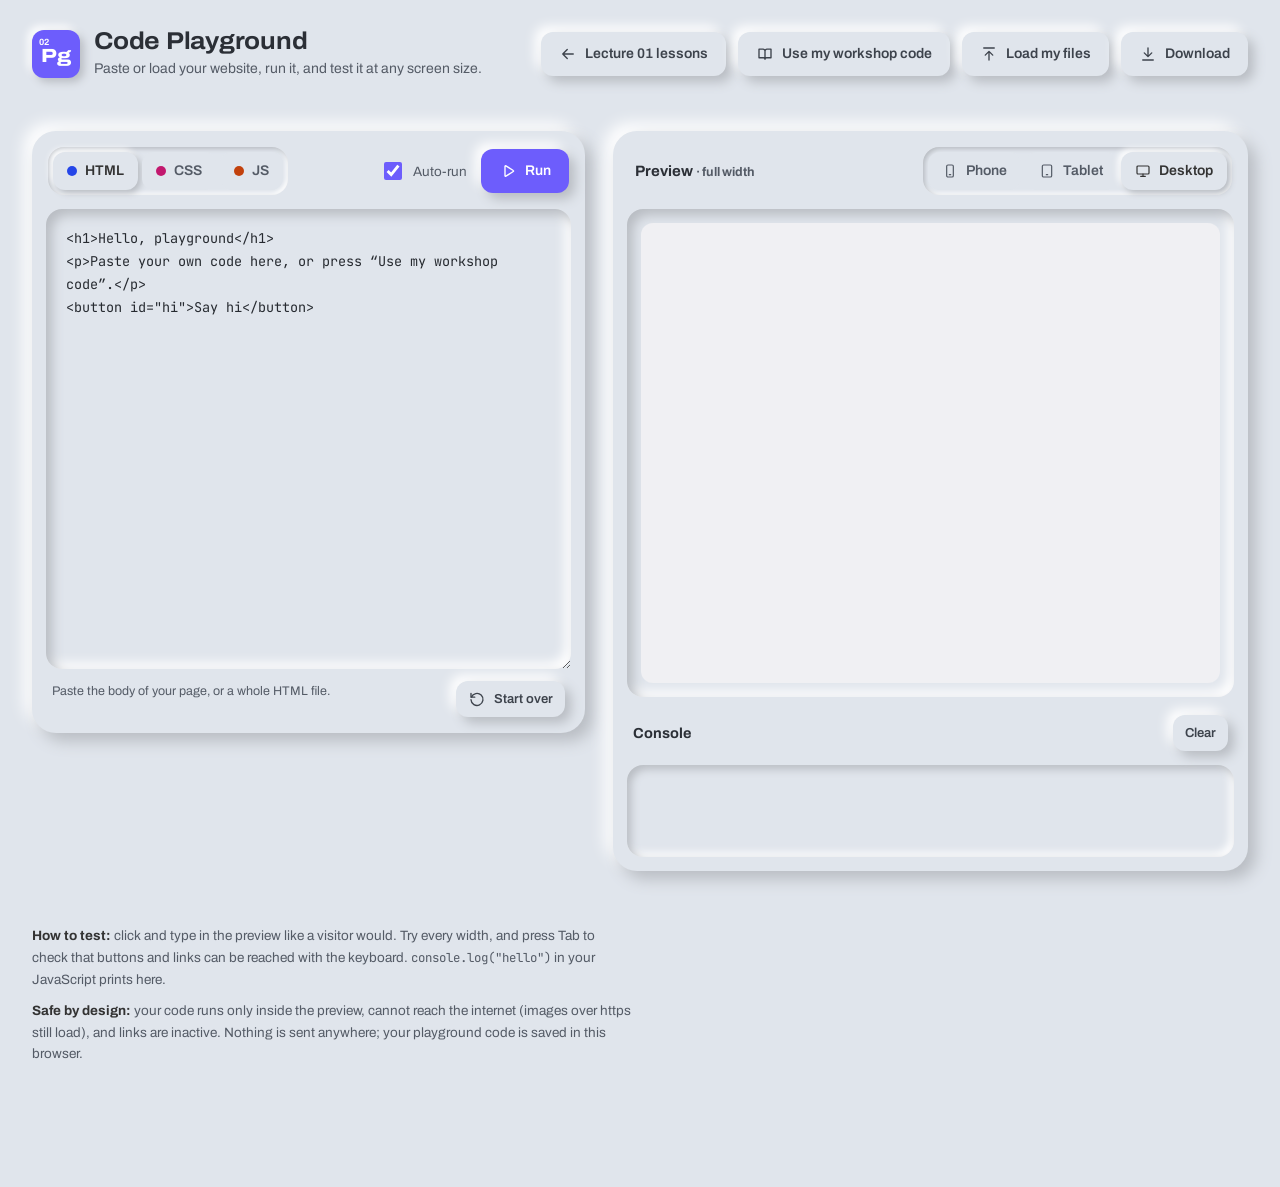
<file: 01-building your first website/playground.html>
<!doctype html>
<html lang="en">
<head>
<meta charset="utf-8">
<title>Code Playground has moved</title>
<meta http-equiv="refresh" content="0; url=../playground/index.html">
<link rel="canonical" href="../playground/index.html">
</head>
<body style="background:#e0e5ec;color:#333;font-family:system-ui,sans-serif;padding:24px">
<p>The code playground has moved: <a href="../playground/index.html">open the code playground</a>.</p>
</body>
</html>
</file>
<file: 01-building your first website/style.css>
/* =========================================================
   Building Your First Website — Neumorphism (Soft UI)
   One light grey surface. Everything is pressed out of it
   (raised) or into it (inset), lit from the top left.
   ========================================================= */

/* ---------- Fonts (self-hosted, SIL Open Font License) ---------- */
@font-face {
  font-family: "Archivo";
  src: url("fonts/archivo-latin.woff2") format("woff2");
  font-weight: 100 900;
  font-stretch: 62% 125%;
  font-display: swap;
}
@font-face {
  font-family: "JetBrains Mono";
  src: url("fonts/jetbrains-mono-latin.woff2") format("woff2");
  font-weight: 400 700;
  font-display: swap;
}

/* ---------- Tokens ---------- */
:root {
  color-scheme: light;

  /* Surface: one colour family */
  --bg: #e0e5ec;          /* main surface */
  --bg-2: #f0f0f3;        /* lifted surface */
  --dark: #b8bcc2;        /* shadow, bottom right */
  --light: #ffffff;       /* highlight, top left */

  /* Text */
  --ink: #333333;
  --ink-2: #545b66;       /* secondary text, AA on --bg */

  /* Accent and element families (carry meaning only) */
  --accent: #6d5dfc;  --on-accent: #ffffff;
  --accent-dark: #5246c9; --accent-light: #8a7dff;
  --html: #2546e8;
  --css: #c2186e;
  --js: #c2410c;
  --ai: #6d5dfc;
  --plan: #8a6200;
  --ok: #0e7c55;
  --warn: #8a5300;

  /* Shadows: light always top-left (-X/-Y), dark always bottom-right (+X/+Y) */
  --out-lg: 8px 8px 16px var(--dark), -8px -8px 16px var(--light);
  --out-md: 6px 6px 12px var(--dark), -6px -6px 12px var(--light);
  --out-sm: 4px 4px 8px var(--dark), -4px -4px 8px var(--light);
  --out-xs: 3px 3px 6px var(--dark), -3px -3px 6px var(--light);
  --in-lg: inset 8px 8px 16px var(--dark), inset -8px -8px 16px var(--light);
  --in-md: inset 6px 6px 12px var(--dark), inset -6px -6px 12px var(--light);
  --in-sm: inset 4px 4px 8px var(--dark), inset -4px -4px 8px var(--light);
  --in-xs: inset 2px 2px 4px var(--dark), inset -2px -2px 4px var(--light);
  --accent-in: inset 4px 4px 8px var(--accent-dark), inset -4px -4px 8px var(--accent-light);

  --card: var(--out-lg);
  --r-md: 12px;
  --r-lg: 16px;
  --r-xl: 24px;
  --ring: 0 0 0 2px var(--accent);

  --font: "Archivo", system-ui, -apple-system, "Segoe UI", sans-serif;
  --mono: "JetBrains Mono", ui-monospace, SFMono-Regular, Consolas, monospace;
  --soft: 300ms ease-in-out;   /* Smooth Molding */
}

/* Family hooks */
.fam-html { --fam: var(--html); }
.fam-css  { --fam: var(--css); }
.fam-js   { --fam: var(--js); }
.fam-ai   { --fam: var(--ai); }
.fam-plan { --fam: var(--plan); }

/* ---------- Base ---------- */
*, *::before, *::after { box-sizing: border-box; }

html {
  font-family: var(--font);
  font-size: 15px;
  line-height: 1.6;
  color: var(--ink);
  background: var(--bg);
  -webkit-text-size-adjust: 100%;
}
body { margin: 0; background: var(--bg); }

::selection { background: var(--accent); color: var(--on-accent); }
h1, h2, h3 { text-wrap: balance; color: #2b2f36; }
p { margin: 10px 0; }

a {
  color: var(--accent-dark);
  text-decoration-thickness: 1px;
  text-underline-offset: 3px;
  transition: color var(--soft);
}
a:hover { text-decoration-thickness: 2px; }

button, input, textarea, select { font: inherit; color: inherit; }
button, a, input, textarea, summary { touch-action: manipulation; }

/* Keyboard focus: a soft accent ring, never a hard border */
:focus-visible { outline: 2px solid var(--accent); outline-offset: 3px; border-radius: var(--r-md); }

[hidden] { display: none !important; }

.sr-only {
  position: absolute !important;
  width: 1px; height: 1px;
  margin: -1px; padding: 0;
  overflow: hidden;
  clip: rect(0 0 0 0);
  white-space: nowrap;
  border: 0;
}

code { font-family: var(--mono); font-size: 0.92em; }

.i {
  width: 18px; height: 18px;
  flex: none;
  fill: none;
  stroke: currentColor;
  stroke-width: 1.8;
  stroke-linecap: round;
  stroke-linejoin: round;
}

/* ---------- Buttons: raised → smaller shadow on hover → inset when pressed ---------- */
button {
  cursor: pointer;
  display: inline-flex;
  align-items: center;
  justify-content: center;
  gap: 8px;
  min-height: 44px;
  padding: 10px 18px;
  border: 0;
  border-radius: var(--r-md);
  background: var(--bg);
  color: #3d434c;
  box-shadow: var(--out-md);
  font-size: 14px;
  font-weight: 600;
  line-height: 1.2;
  transition: box-shadow var(--soft), color var(--soft), background-color var(--soft), opacity var(--soft);
}
button:hover { box-shadow: var(--out-xs); color: var(--ink); }
button:active { box-shadow: var(--in-sm); }
button:disabled { cursor: default; opacity: 0.5; box-shadow: var(--out-xs); }
button:disabled:active { box-shadow: var(--out-xs); }

button.primary,
button.ink {
  background: var(--accent);
  color: var(--on-accent);
}
button.primary:hover,
button.ink:hover { color: var(--on-accent); }
button.primary:active,
button.ink:active { box-shadow: var(--accent-in); }
button.ink.is-done {
  background: var(--bg);
  color: var(--ok);
  box-shadow: var(--in-sm);
}

/* Toggle buttons that stay pressed */
button[aria-pressed="true"] { box-shadow: var(--in-sm); color: var(--accent-dark); }

.full-width { width: 100%; }

/* ---------- Skip link + mobile top bar ---------- */
.skip {
  position: absolute;
  left: 16px; top: -80px;
  z-index: 20;
  padding: 12px 16px;
  background: var(--bg);
  color: var(--ink);
  border-radius: var(--r-md);
  box-shadow: var(--out-md);
  font-weight: 650;
}
.skip:focus { top: 12px; }

.topbar { display: none; }

/* ---------- Shell ---------- */
.shell {
  display: grid;
  grid-template-columns: 328px minmax(0, 1fr);
  min-height: 100vh;
}

/* ---------- Lesson rail ---------- */
.sidebar {
  position: sticky;
  top: 0;
  height: 100vh;
  overflow-y: auto;
  padding: 28px 24px 32px;
  background: var(--bg);
  scrollbar-width: thin;
  scrollbar-color: var(--dark) transparent;
}

.brand { display: flex; align-items: center; gap: 14px; margin-bottom: 14px; }
.brand-tile {
  position: relative;
  display: grid;
  place-items: center;
  width: 48px; height: 48px;
  flex: none;
  padding-top: 4px;
  border-radius: var(--r-md);
  background: var(--accent);
  color: var(--on-accent);
  box-shadow: var(--out-sm);
  font-size: 19px;
  font-weight: 800;
  font-stretch: 120%;
  letter-spacing: -0.02em;
}
.brand-tile small {
  position: absolute;
  top: 5px; left: 7px;
  font-size: 9px;
  font-weight: 650;
  font-stretch: 100%;
}
.brand-name { font-size: 17px; font-weight: 700; line-height: 1.15; color: #2b2f36; }
.tagline { margin: 0 0 4px; font-size: 13.5px; color: var(--ink-2); }

.group-label {
  display: flex;
  align-items: center;
  gap: 8px;
  margin: 20px 8px 8px !important;
  font-size: 12.5px;
  font-weight: 650;
  color: var(--ink-2);
}
.swatch {
  width: 10px; height: 10px;
  flex: none;
  border-radius: 50%;
  background: var(--fam);
}

/* Lesson list: flat until hovered, pressed in when current */
.lesson-link {
  justify-content: flex-start;
  width: 100%;
  margin: 4px 0;
  padding: 8px 12px 8px 8px;
  gap: 12px;
  min-height: 46px;
  border-radius: var(--r-md);
  background: var(--bg);
  box-shadow: none;
  text-align: left;
  font-weight: 500;
  color: #3d434c;
}
.lesson-link:hover { box-shadow: var(--out-xs); }
.lesson-link:active,
.lesson-link[aria-current="step"] { box-shadow: var(--in-sm); color: var(--ink); font-weight: 680; }
.step-dot {
  display: grid;
  place-items: center;
  width: 30px; height: 30px;
  flex: none;
  border-radius: 50%;
  background: var(--bg);
  box-shadow: var(--out-xs);
  font-size: 12px;
  font-weight: 700;
  font-variant-numeric: tabular-nums;
  transition: box-shadow var(--soft), background-color var(--soft), color var(--soft);
}
[aria-current="step"] .step-dot { background: var(--accent); color: var(--on-accent); }
.done .step-dot { box-shadow: var(--in-xs); color: var(--ok); }
[aria-current="step"].done .step-dot { background: var(--accent); color: var(--on-accent); box-shadow: var(--out-xs); }
.done-mark { margin-left: auto; color: var(--ok); }

/* Your table */
.ptable-wrap {
  margin-top: 20px;
  padding: 18px 14px 16px;
  border-radius: var(--r-xl);
  background: var(--bg);
  box-shadow: var(--out-md);
}
.ptable-head {
  display: flex;
  justify-content: space-between;
  align-items: baseline;
  gap: 8px;
  margin-bottom: 12px;
}
.ptable-head h2 { margin: 0; font-size: 14.5px; font-weight: 700; }
.ptable-head span { font-size: 12px; color: var(--ink-2); font-variant-numeric: tabular-nums; }

.ptable,
.pt-tiles { margin: 0; padding: 0; list-style: none; }
.ptable {
  display: grid;
  grid-template-columns: repeat(6, minmax(0, 1fr));
  gap: 14px 7px;
  align-items: start;
}
.pt-col, .pt-tiles { display: grid; gap: 7px; }
.pt-group {
  height: 22px;
  border-radius: var(--r-md);
  font-size: 12px;
  font-weight: 700;
  line-height: 22px;
  text-align: center;
  color: var(--ink-2);
  font-variant-numeric: tabular-nums;
}
.pt-col.is-current .pt-group { background: var(--accent); color: var(--on-accent); }

.pt-tile {
  position: relative;
  display: grid;
  place-items: center;
  aspect-ratio: 1;
  border-radius: var(--r-md);
  background: var(--bg);
  box-shadow: var(--out-xs);
  color: var(--ink-2);
  font-size: 14px;
  font-weight: 720;
  cursor: default;
  transition: box-shadow var(--soft), color var(--soft);
}
.pt-tile > span { position: relative; }
.pt-col.is-current .pt-tile { color: var(--fam); }
/* Collected: the tile is pressed into the surface and takes its family colour */
.pt-tile.is-filled { box-shadow: var(--in-xs); color: var(--fam); }
.pt-tile.just-filled { transition-delay: calc(var(--k) * 110ms); }

.pt-tile::after {
  content: attr(data-tip);
  position: absolute;
  bottom: calc(100% + 10px);
  left: 0;
  z-index: 6;
  padding: 7px 11px;
  border-radius: var(--r-md);
  background: var(--bg-2);
  color: var(--ink);
  box-shadow: var(--out-sm);
  font-size: 12.5px;
  font-weight: 600;
  line-height: 1.3;
  white-space: nowrap;
  opacity: 0;
  pointer-events: none;
  transition: opacity var(--soft);
}
.pt-col:nth-child(6n+4) .pt-tile::after,
.pt-col:nth-child(6n+5) .pt-tile::after,
.pt-col:nth-child(6n) .pt-tile::after { left: auto; right: 0; }
.pt-tile:hover::after,
.pt-tile:focus-visible::after { opacity: 1; }

.legend {
  display: flex;
  flex-wrap: wrap;
  gap: 6px 12px;
  margin: 14px 0 0;
  padding: 0;
  list-style: none;
  font-size: 11.5px;
  color: var(--ink-2);
}
.legend li { display: flex; align-items: center; gap: 6px; }

.progress-wrap { margin-top: 12px; }
.progress-wrap p { margin: 0; font-size: 13px; font-weight: 650; font-variant-numeric: tabular-nums; }

.sidebar-bottom { margin-top: 26px; }
.sidebar-bottom a {
  display: inline-flex;
  align-items: center;
  gap: 6px;
  margin: 16px 6px 4px;
  font-weight: 600;
}
.sidebar-bottom a .i { width: 15px; height: 15px; }
.sidebar-bottom p { margin: 8px 6px 0; font-size: 12.5px; color: var(--ink-2); }

/* ---------- Main ---------- */
main { min-width: 0; max-width: 1640px; padding: 32px 36px 48px; }

.page-header {
  display: flex;
  justify-content: space-between;
  align-items: center;
  gap: 24px;
  margin-bottom: 28px;
}
h1 {
  margin: 0 0 4px;
  font-size: clamp(22px, 1.9vw, 26px);
  font-weight: 700;
  font-stretch: 108%;
  line-height: 1.15;
  letter-spacing: -0.01em;
}
.byline { margin: 0; color: var(--ink-2); font-size: 14.5px; }

.save-area {
  display: flex;
  flex-direction: column;
  align-items: flex-end;
  gap: 10px;
  font-size: 12.5px;
  color: var(--ink-2);
}
#save-status { display: inline-flex; align-items: center; gap: 7px; }
#save-status::before {
  content: "";
  width: 8px; height: 8px;
  border-radius: 50%;
  background: var(--ok);
}
#save-status[data-state="error"]::before { background: var(--css); }

.workspace-jumps { display: none; }

.workspace {
  display: grid;
  grid-template-columns: minmax(340px, 1fr) minmax(440px, 1.2fr);
  gap: 32px;
  align-items: start;
}

/* ---------- Lesson card ---------- */
.lesson {
  padding: 32px 32px 26px;
  border-radius: var(--r-xl);
  background: var(--bg);
  box-shadow: var(--card);
}
.lesson h2 {
  margin: 0 0 10px;
  font-size: clamp(27px, 2.4vw, 34px);
  font-weight: 750;
  font-stretch: 110%;
  line-height: 1.12;
  letter-spacing: -0.02em;
}
.lesson h2:focus { outline: none; }
.lesson h2:focus-visible { outline: 2px solid var(--accent); outline-offset: 6px; }

.lesson-meta {
  display: flex;
  flex-wrap: wrap;
  align-items: center;
  gap: 8px;
  margin: 0 0 22px;
  font-size: 13.5px;
  color: var(--ink-2);
}
.session-chip { display: inline-flex; align-items: center; gap: 7px; font-weight: 650; color: var(--ink); }
.session-chip::before {
  content: "";
  width: 10px; height: 10px;
  border-radius: 50%;
  background: var(--fam);
}

/* Element tiles: raised until the lesson is complete, then pressed in */
.elements {
  display: grid;
  grid-template-columns: repeat(4, minmax(0, 120px));
  grid-auto-rows: 1fr;
  align-items: stretch;
  gap: 14px;
  margin: 0 0 26px;
  padding: 4px;
  list-style: none;
}
.tile {
  position: relative;
  display: flex;
  flex-direction: column;
  min-height: 124px;
  padding: 10px 11px 12px;
  border-radius: var(--r-lg);
  background: var(--bg);
  box-shadow: var(--out-md);
  color: var(--ink);
  transition: box-shadow var(--soft);
}
.tile-n { font-size: 11.5px; font-weight: 650; color: var(--ink-2); font-variant-numeric: tabular-nums; }
.tile-sym {
  margin: 4px 0 8px;
  font-size: 32px;
  font-weight: 800;
  font-stretch: 120%;
  line-height: 1;
  letter-spacing: -0.02em;
  color: var(--fam);
}
.tile-name {
  font-family: var(--mono);
  font-size: 11.5px;
  font-weight: 650;
  line-height: 1.25;
  overflow-wrap: normal;
}
.fam-plan .tile-name,
.fam-ai .tile-name { font-family: var(--font); font-size: 12.5px; }
.tile-def { margin-top: 3px; font-size: 12px; line-height: 1.3; color: var(--ink-2); }
.tile.is-collected { box-shadow: var(--in-md); }
.tile.just-collected { transition-delay: calc(var(--k) * 110ms); }
.tile-check {
  position: absolute;
  top: 9px; right: 9px;
  width: 20px; height: 20px;
  padding: 3px;
  border-radius: 50%;
  background: var(--bg);
  color: var(--ok);
  box-shadow: var(--out-xs);
  stroke-width: 2.6;
  opacity: 0;
  transition: opacity var(--soft);
}
.tile.is-collected .tile-check { opacity: 1; }
.tile.just-collected .tile-check { transition-delay: calc(var(--k) * 110ms + 200ms); }

/* Lesson body */
.intro { margin: 0 0 4px; font-size: 17.5px; line-height: 1.55; color: #2b2f36; }
#lesson-body p { max-width: 68ch; }
#lesson-body h3 { margin: 28px 0 10px; font-size: 16px; font-weight: 700; }

.snippet {
  margin: 14px 0;
  padding: 16px 18px;
  border-radius: var(--r-lg);
  background: var(--bg);
  box-shadow: var(--in-sm);
  color: #2b2f36;
  font: 13.5px/1.65 var(--mono);
  white-space: pre-wrap;
  overflow-wrap: anywhere;
}
.snippet code { font-size: inherit; }

.task-list { margin: 8px 0; padding: 0; list-style: none; counter-reset: task; }
.task-list li {
  counter-increment: task;
  display: grid;
  grid-template-columns: 30px minmax(0, 1fr);
  gap: 12px;
  margin: 12px 0;
  align-items: start;
}
.task-list li::before {
  content: counter(task);
  display: grid;
  place-items: center;
  width: 28px; height: 28px;
  border-radius: 50%;
  background: var(--bg);
  box-shadow: var(--out-xs);
  font-size: 12px;
  font-weight: 700;
  color: var(--accent-dark);
  font-variant-numeric: tabular-nums;
}

/* Inputs: deep inset that relaxes on focus */
.field-label { display: block; margin: 18px 0 8px; font-weight: 620; font-size: 14px; }
input[type="text"],
.reflection {
  width: 100%;
  min-height: 46px;
  padding: 11px 14px;
  border: 0;
  border-radius: var(--r-md);
  background: var(--bg);
  color: var(--ink);
  box-shadow: inset 6px 6px 12px var(--dark), inset -6px -6px 12px var(--light);
  transition: box-shadow var(--soft);
}
input[type="text"]:focus,
.reflection:focus { outline: none; box-shadow: var(--in-xs), var(--ring); }
.reflection { resize: vertical; min-height: 90px; font: 13px/1.6 var(--mono); }

.checklist {
  margin: 18px 0 4px;
  padding: 8px 18px;
  border-radius: var(--r-lg);
  background: var(--bg);
  box-shadow: var(--in-sm);
}
.checklist label { display: flex; gap: 12px; align-items: start; margin: 12px 0; }
.checklist input { width: 18px; height: 18px; flex: none; margin-top: 2px; accent-color: var(--accent); }

/* Hint + quiz: raised pills that press in when open */
details { margin-top: 18px; }
summary {
  display: flex;
  align-items: center;
  gap: 10px;
  min-height: 46px;
  padding: 10px 16px;
  border-radius: var(--r-md);
  background: var(--bg);
  box-shadow: var(--out-sm);
  cursor: pointer;
  font-weight: 650;
  list-style: none;
  transition: box-shadow var(--soft), color var(--soft);
}
summary::-webkit-details-marker { display: none; }
summary:hover { box-shadow: var(--out-xs); color: var(--accent-dark); }
details[open] > summary { box-shadow: var(--in-xs); }
summary .i { color: var(--ink-2); transition: transform var(--soft); }
details[open] > summary .i { transform: rotate(180deg); }
details > :not(summary) { margin-left: 6px; margin-right: 6px; }

.hint { color: var(--ink-2); font-size: 14px; }
.quiz-result.is-ok { color: var(--ok); font-weight: 600; }
.quiz-result.is-retry { color: var(--warn); font-weight: 600; }

.utility { display: flex; gap: 12px; flex-wrap: wrap; }

.feedback {
  margin-top: 18px;
  padding: 16px 18px;
  border-radius: var(--r-lg);
  background: var(--bg);
  box-shadow: var(--in-sm);
  font-size: 14px;
}
.feedback:empty { display: none; }
.feedback ul { margin: 8px 0; padding: 0; list-style: none; }
.feedback li { display: flex; gap: 9px; align-items: start; margin: 7px 0; }
.feedback li .i { margin-top: 1px; }
.feedback li.found .i { color: var(--ok); }
.feedback li.try .i { color: var(--warn); }
.feedback p { margin: 8px 0 0; color: var(--ink-2); font-size: 13px; }

.lesson-footer {
  display: flex;
  justify-content: space-between;
  gap: 12px;
  flex-wrap: wrap;
  margin-top: 30px;
}
.source { margin-top: 20px; font-size: 12.5px; color: var(--ink-2); }
.source a .i { width: 13px; height: 13px; margin-left: 2px; vertical-align: -1px; }
.source .try-it { display: block; margin-top: 8px; font-weight: 600; color: var(--ink); }

/* ---------- Studio ---------- */
.studio { min-width: 0; }

.panel {
  margin-bottom: 28px;
  padding: 14px;
  border-radius: var(--r-xl);
  background: var(--bg);
  box-shadow: var(--card);
}
.panel-bar {
  display: flex;
  justify-content: space-between;
  align-items: center;
  gap: 12px;
  flex-wrap: wrap;
  padding: 2px 2px 14px;
}
.panel-bar h3 { margin: 0 0 0 6px; font-size: 15px; font-weight: 700; white-space: nowrap; }

/* Segmented control: an inset track with a raised selected tab */
.tabs {
  display: inline-flex;
  gap: 4px;
  padding: 5px;
  border-radius: var(--r-lg);
  background: var(--bg);
  box-shadow: var(--in-xs);
}
.tabs button {
  min-height: 38px;
  padding: 6px 14px;
  border-radius: var(--r-md);
  box-shadow: none;
  color: var(--ink-2);
}
.tabs button:hover { box-shadow: none; color: var(--ink); }
.tabs button[aria-pressed="true"] { box-shadow: var(--out-xs); color: var(--ink); }
.tabs button:active { box-shadow: var(--in-xs); }
.tabs .i { width: 16px; height: 16px; }

/* Code editor: a channel pressed into the panel */
.editor {
  display: block;
  width: 100%;
  height: 300px;
  resize: vertical;
  padding: 18px 20px;
  border: 0;
  border-radius: var(--r-lg);
  background: var(--bg);
  color: #262a30;
  box-shadow: var(--in-md);
  caret-color: var(--accent);
  font: 13.5px/1.7 var(--mono);
  tab-size: 2;
  scrollbar-width: thin;
  scrollbar-color: var(--dark) transparent;
  transition: box-shadow var(--soft);
}
.editor:focus { outline: none; box-shadow: var(--in-xs), var(--ring); }

.editor-note,
.preview-note {
  display: flex;
  justify-content: space-between;
  gap: 10px;
  padding: 12px 6px 2px;
  font-size: 12.5px;
  color: var(--ink-2);
}
#code-note.is-error { color: #a3125c; font-weight: 650; }
#preview-status { display: inline-flex; align-items: center; gap: 7px; white-space: nowrap; }
#preview-status::before {
  content: "";
  width: 8px; height: 8px;
  border-radius: 50%;
  background: var(--ok);
}
#preview-status[data-state="stale"]::before { background: var(--warn); }

.preview-well {
  padding: 14px;
  overflow: auto;
  border-radius: var(--r-lg);
  background: var(--bg);
  box-shadow: var(--in-md);
}
iframe {
  display: block;
  width: 100%;
  height: 340px;
  margin: auto;
  border: 0;
  border-radius: var(--r-md);
  background: var(--bg-2);
}
iframe.narrow { width: 320px; max-width: 100%; }

.tools { gap: 14px; }
.tools button { font-size: 13.5px; }
.pg-link {
  display: inline-flex; align-items: center; gap: 8px; min-height: 44px; padding: 10px 18px;
  border-radius: var(--r-md); background: var(--bg); box-shadow: var(--out-md);
  color: var(--accent-dark); font-size: 13.5px; font-weight: 650; text-decoration: none;
  transition: box-shadow var(--soft);
}
.pg-link:hover { box-shadow: var(--out-xs); }
.pg-link:active { box-shadow: var(--in-sm); }

.loop {
  display: flex;
  flex-wrap: wrap;
  align-items: center;
  gap: 6px;
  margin: 26px 0 4px;
  padding: 0;
  list-style: none;
  font-weight: 700;
}
.loop li { display: inline-flex; align-items: center; gap: 6px; }
.loop .i { width: 15px; height: 15px; color: var(--ink-2); }
.resources { margin: 4px 0 0; font-size: 13.5px; color: var(--ink-2); max-width: 70ch; }

/* ---------- Dialog ---------- */
dialog {
  width: calc(100% - 32px);
  max-width: 640px;
  max-height: 85vh;
  overflow: auto;
  padding: 28px 32px 32px;
  border: 0;
  border-radius: var(--r-xl);
  background: var(--bg);
  color: var(--ink);
  box-shadow: 12px 12px 24px #8f949b, -6px -6px 16px #eef1f5;
}
dialog::backdrop { background: rgb(160 168 180 / 0.6); }
.dialog-head { display: flex; justify-content: space-between; align-items: start; gap: 16px; margin-bottom: 8px; }
.dialog-head h2 { margin: 6px 0 0; font-size: 23px; font-weight: 750; line-height: 1.15; }
.dialog-head button { min-height: 40px; padding: 6px 14px; }
dialog h3 { margin: 22px 0 6px; font-size: 15.5px; font-weight: 700; }
dialog li { margin: 8px 0; }
.subtle { color: var(--ink-2); font-size: 13px; }

/* ---------- Responsive ---------- */
@media (min-width: 1600px) {
  .workspace { grid-template-columns: minmax(380px, 0.95fr) minmax(520px, 1.25fr); }
  .editor { height: 340px; }
  iframe { height: 380px; }
}

@media (max-width: 1150px) {
  .shell { grid-template-columns: 284px minmax(0, 1fr); }
  .sidebar { padding: 24px 18px 28px; }
  .pt-tile { font-size: 12.5px; }
  main { padding: 26px 24px 40px; }
  .workspace-jumps { display: flex; gap: 12px; margin: -6px 0 24px; }
  .workspace-jumps a {
    padding: 9px 16px;
    border-radius: var(--r-md);
    background: var(--bg);
    box-shadow: var(--out-sm);
    color: var(--ink);
    font-size: 13.5px;
    font-weight: 600;
    text-decoration: none;
    transition: box-shadow var(--soft);
  }
  .workspace-jumps a:hover { box-shadow: var(--out-xs); }
  .workspace-jumps a:active { box-shadow: var(--in-xs); }
  .workspace { grid-template-columns: 1fr; gap: 28px; }
  .studio { display: grid; grid-template-columns: 1fr 1fr; gap: 24px; align-items: start; }
  .studio .tools, .studio .loop, .studio .resources { grid-column: 1 / -1; }
  .studio .loop { margin-top: 4px; }
  .panel { margin: 0; }
  .editor { height: 310px; }
  iframe { height: 330px; }
  .lesson { padding: 26px; }
}

/* Smaller screens get smaller shadows */
@media (max-width: 800px) {
  :root { --card: var(--out-sm); }
  .topbar {
    position: sticky;
    top: 0;
    z-index: 10;
    display: flex;
    justify-content: space-between;
    align-items: center;
    gap: 12px;
    padding: 10px 16px;
    background: var(--bg);
    box-shadow: 0 4px 8px var(--dark), 0 -4px 8px var(--light);
  }
  .topbar .brand { margin: 0; gap: 10px; }
  .topbar .brand-tile { width: 38px; height: 38px; font-size: 15px; padding-top: 3px; }
  .topbar .brand-tile small { font-size: 7.5px; top: 3px; left: 5px; }
  .topbar .brand-name { font-size: 15px; }
  .menu-toggle { min-height: 42px; padding: 8px 14px; font-size: 13.5px; white-space: nowrap; box-shadow: var(--out-sm); }
  .menu-toggle[aria-expanded="true"] { box-shadow: var(--in-xs); }

  .shell { display: block; }
  .sidebar { display: none; position: static; height: auto; padding: 14px 16px 24px; }
  .sidebar.open { display: block; }
  .sidebar > .brand { display: none; }

  main { padding: 22px 16px 36px; }
  .page-header { display: block; margin-bottom: 20px; }
  h1 { font-size: 22px; }
  .save-area { align-items: flex-start; margin-top: 16px; }
  .workspace-jumps { margin: 0 0 20px; }
  .studio { display: block; }
  .panel { margin-bottom: 20px; padding: 12px; }
  .lesson { padding: 22px 18px; }
  .workspace { gap: 20px; }
  .editor { height: 280px; padding: 16px; box-shadow: var(--in-sm); }
  .lesson h2 { font-size: 25px; }
  .elements { gap: 10px; }
  .tile { min-height: 0; padding: 8px 8px 10px; box-shadow: var(--out-sm); }
  .tile.is-collected { box-shadow: var(--in-sm); }
  .tile-sym { font-size: 26px; }
  .tile-name, .tile-def { font-size: 11px; }
  .pt-tile { font-size: 13px; }
  .intro { font-size: 17px; }
  .lesson-footer { display: grid; grid-template-columns: 1fr 1fr; }
  .lesson-footer #complete { grid-column: 1 / -1; order: -1; }
  .lesson-footer #next { justify-self: end; }
  button { box-shadow: var(--out-sm); }
  button:hover { box-shadow: var(--out-xs); }
}

@media (max-width: 480px) {
  .elements { grid-template-columns: repeat(3, minmax(0, 1fr)); }
}

/* Show code exactly as students type it: no "=>" or "!=" ligatures */
code, pre, .editor, .tile-name, .reflection { font-variant-ligatures: none; font-feature-settings: "liga" 0, "calt" 0; }

@media (prefers-reduced-motion: reduce) {
  *, *::before, *::after {
    animation-duration: 0.01ms !important;
    transition-duration: 0.01ms !important;
    transition-delay: 0ms !important;
  }
}
</file>
